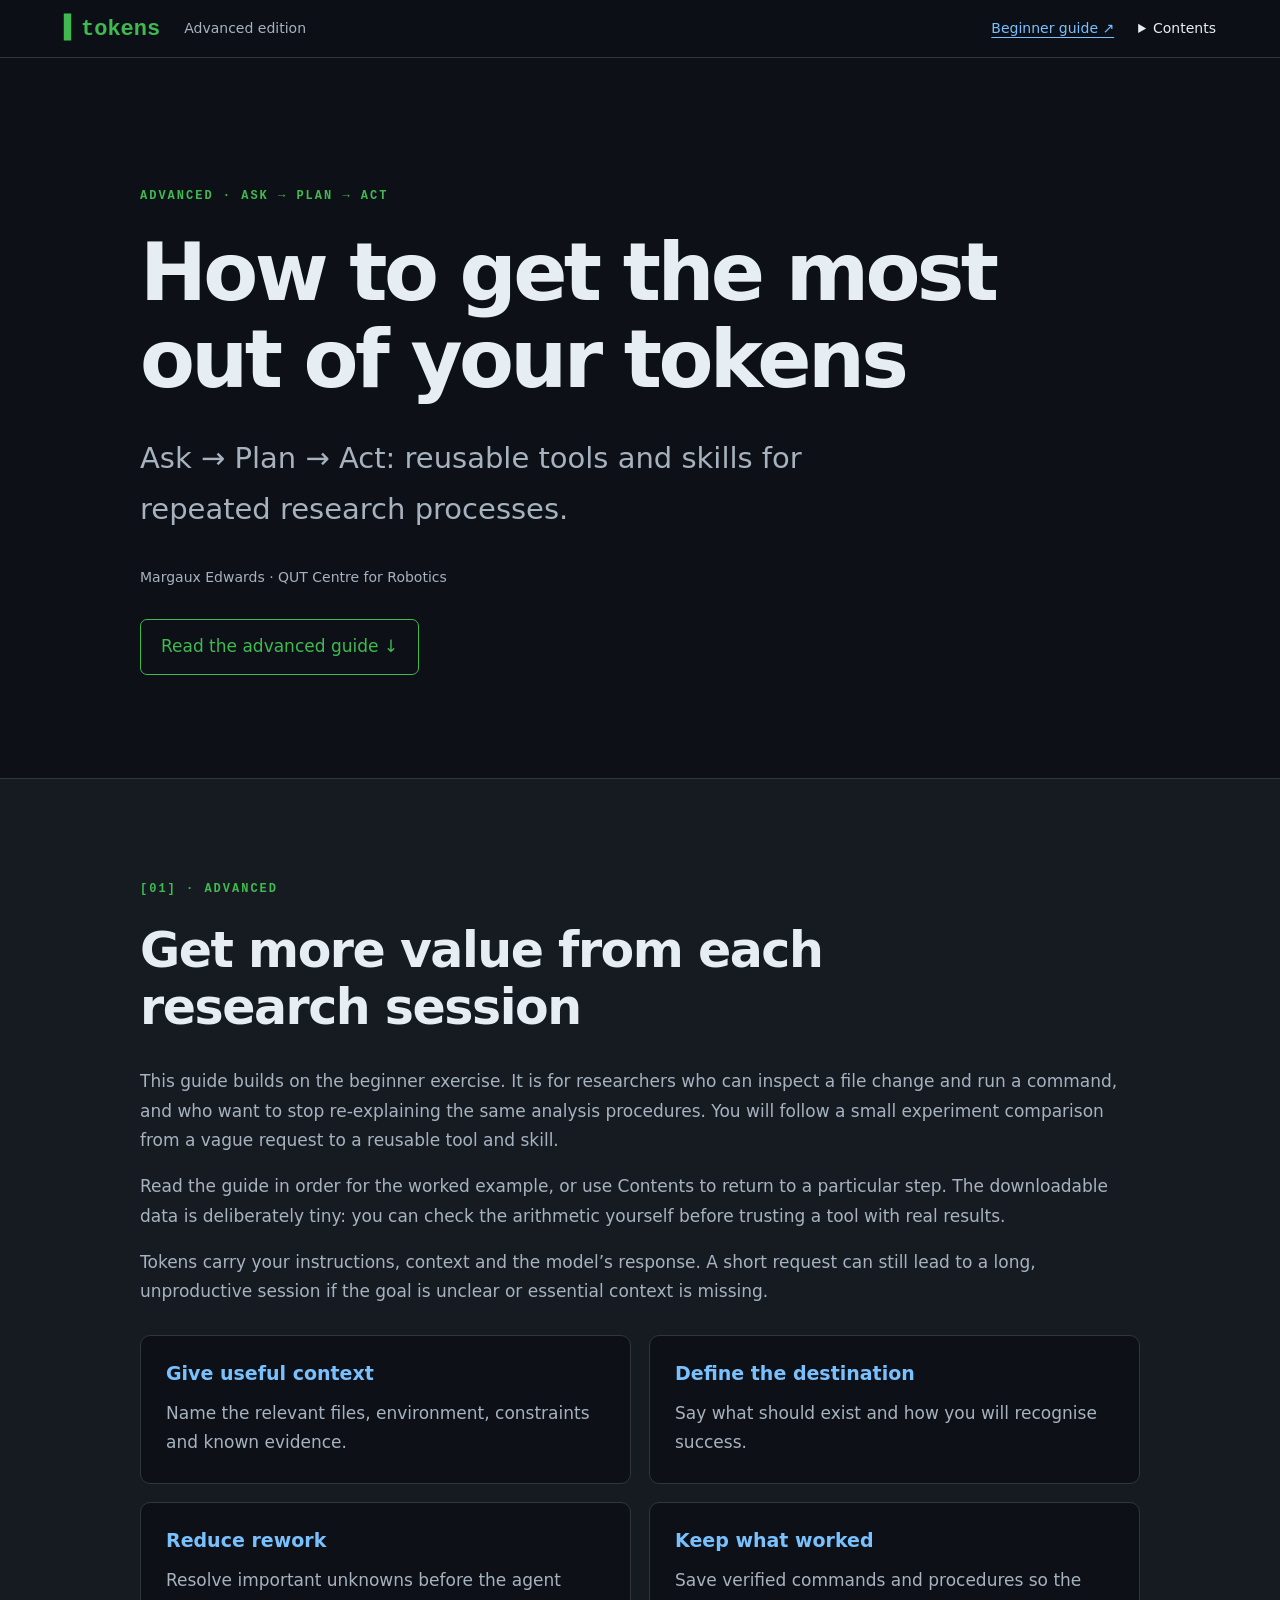
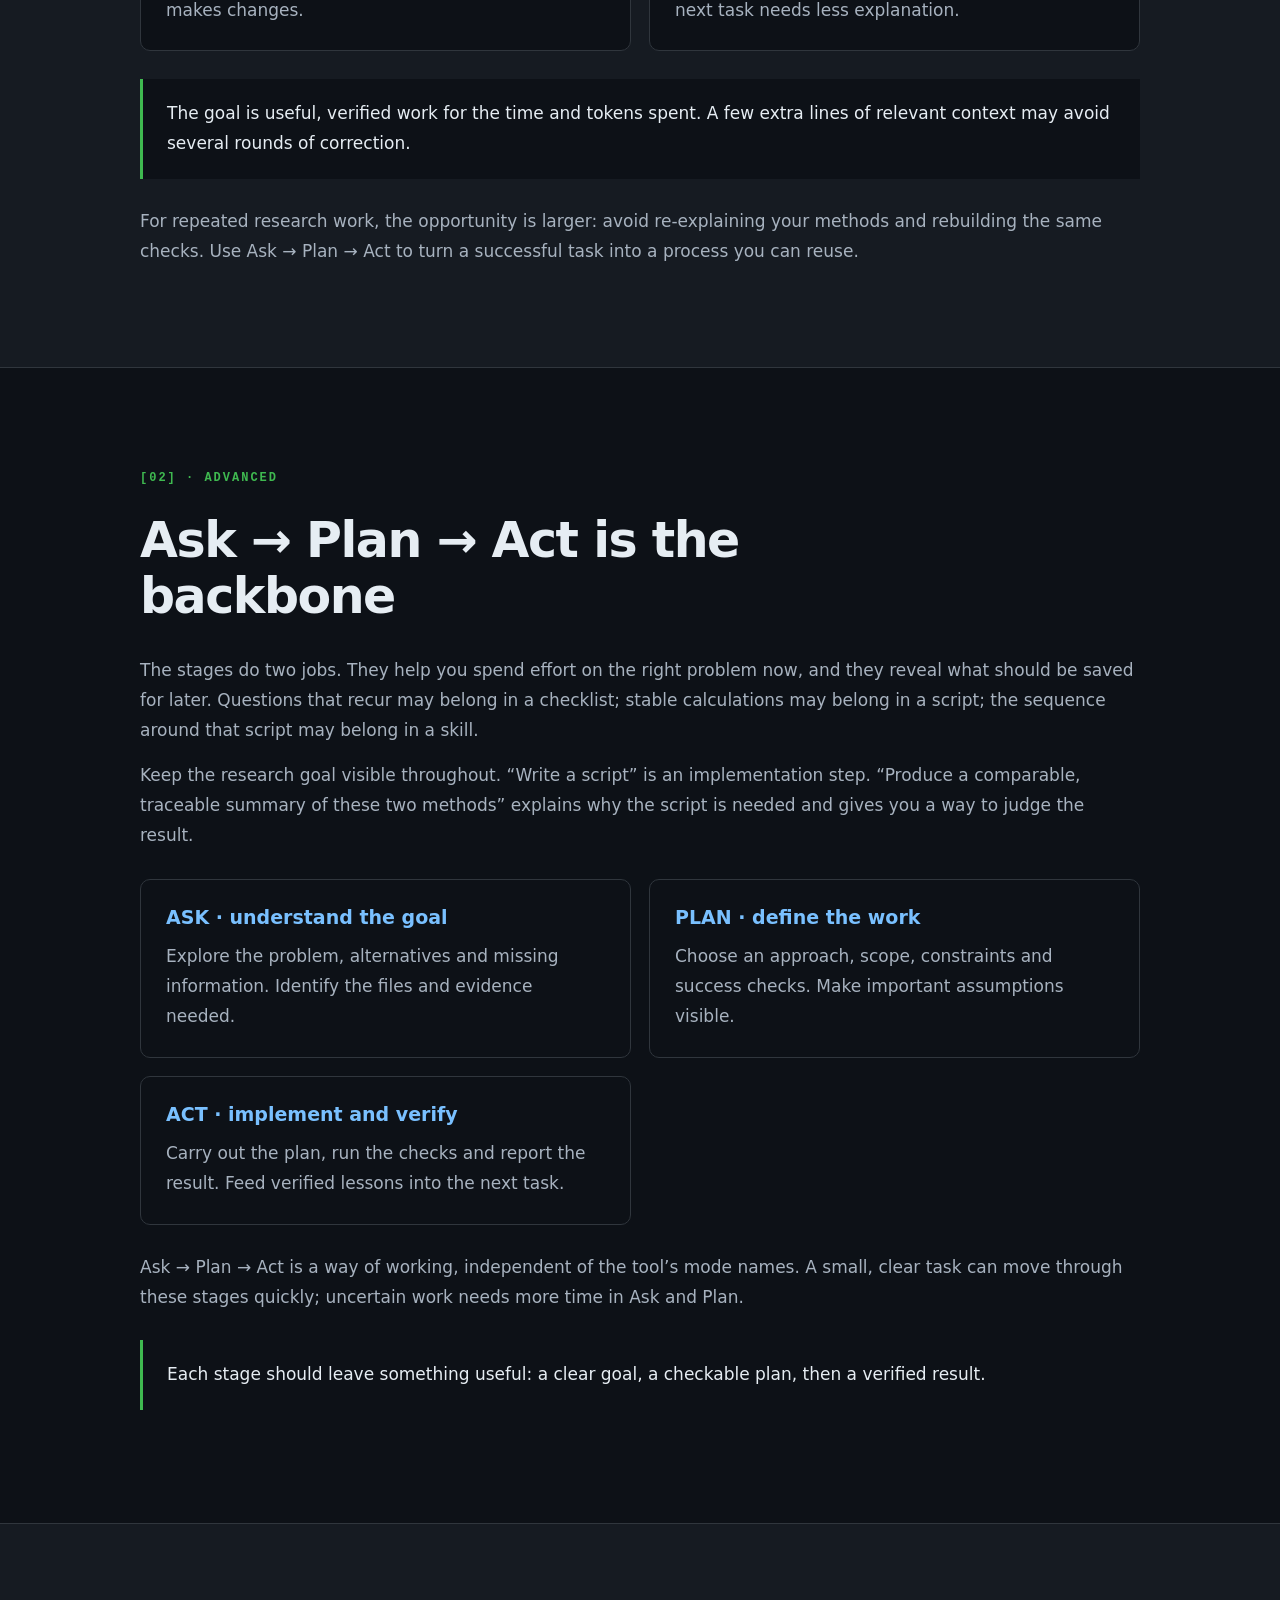
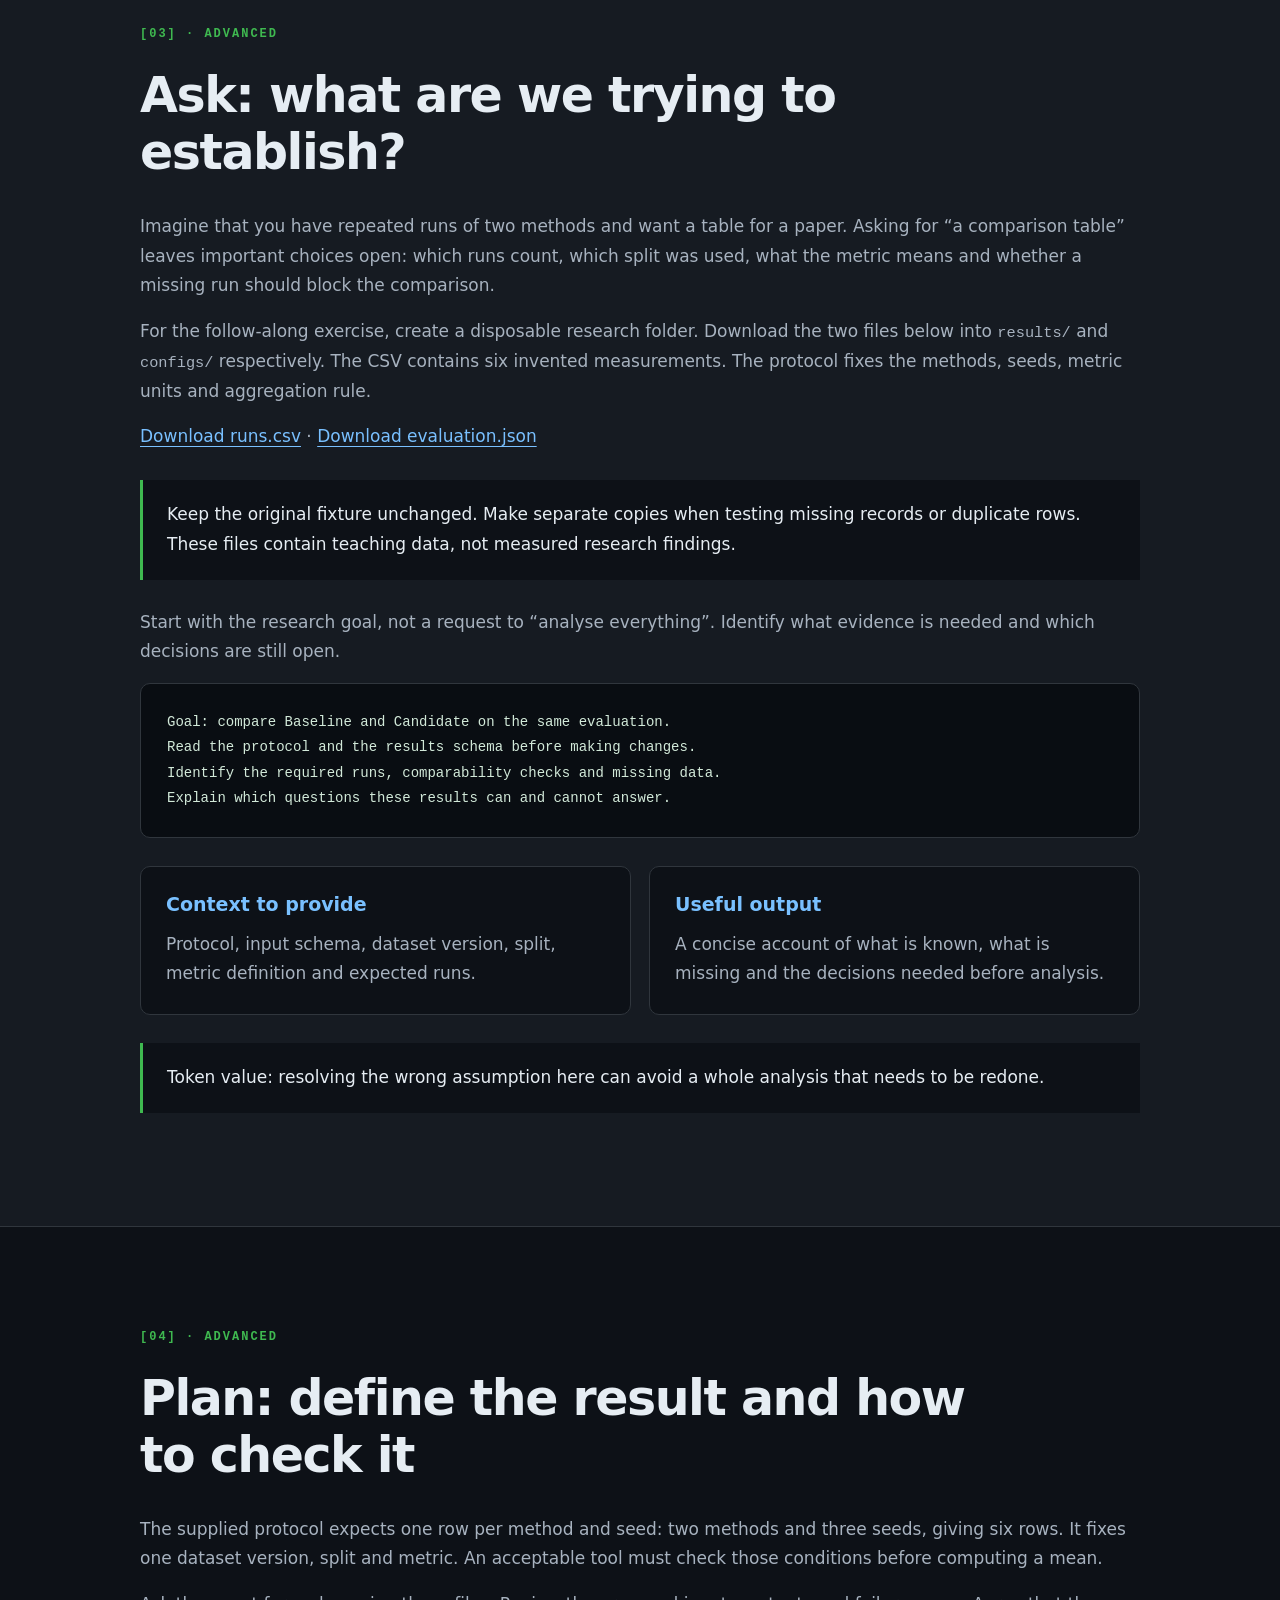
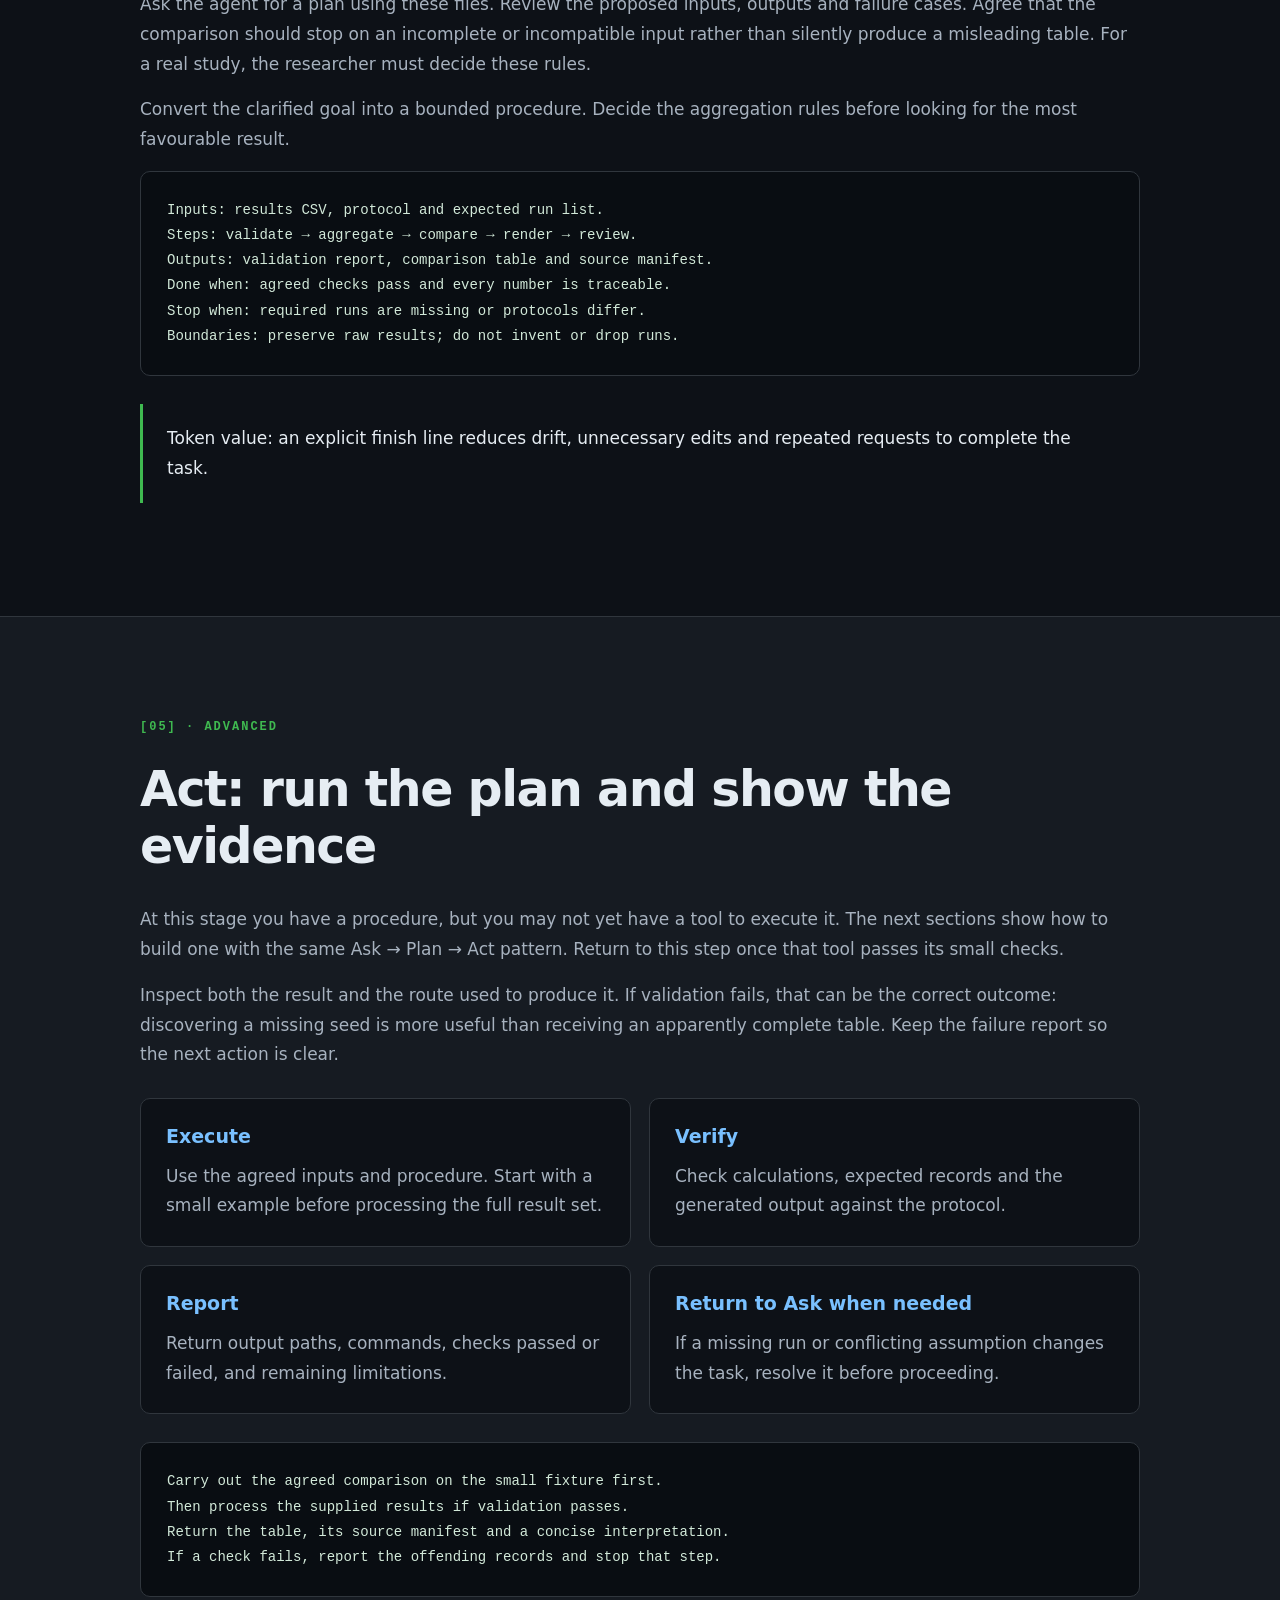
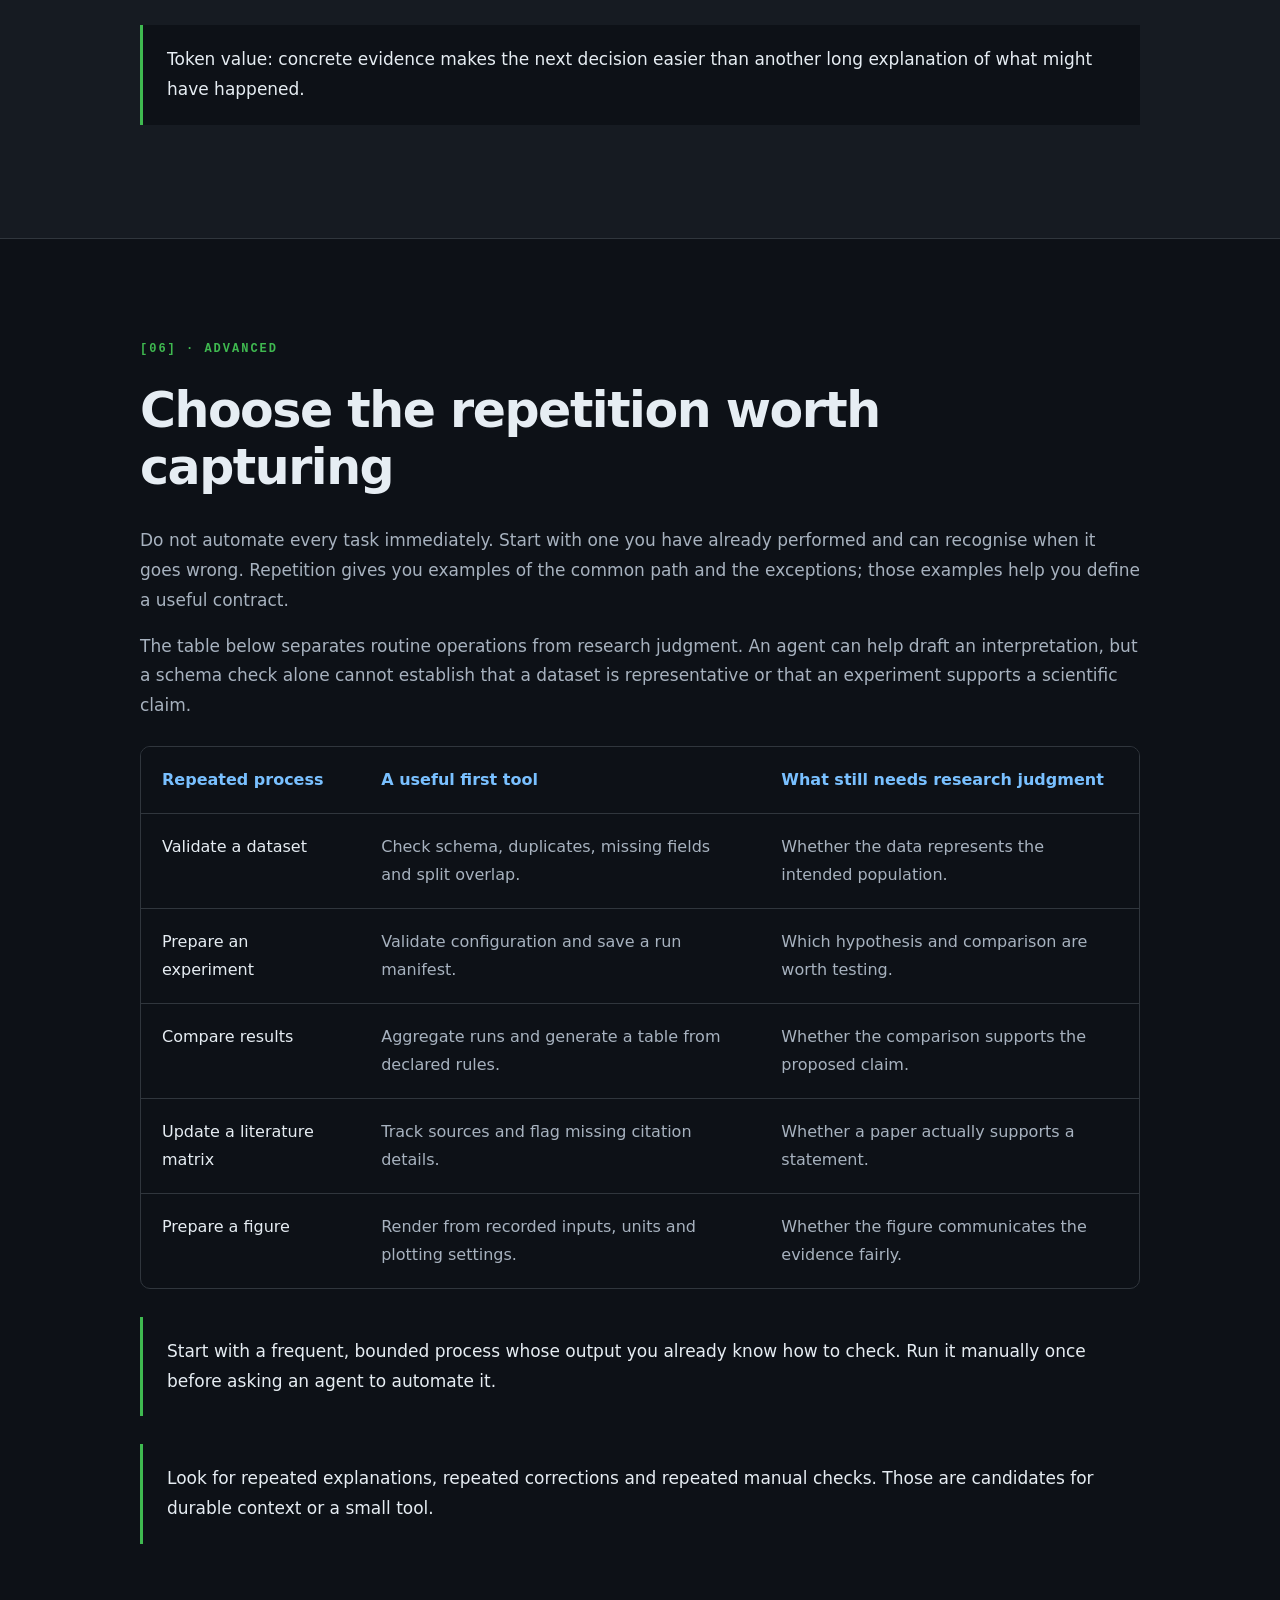
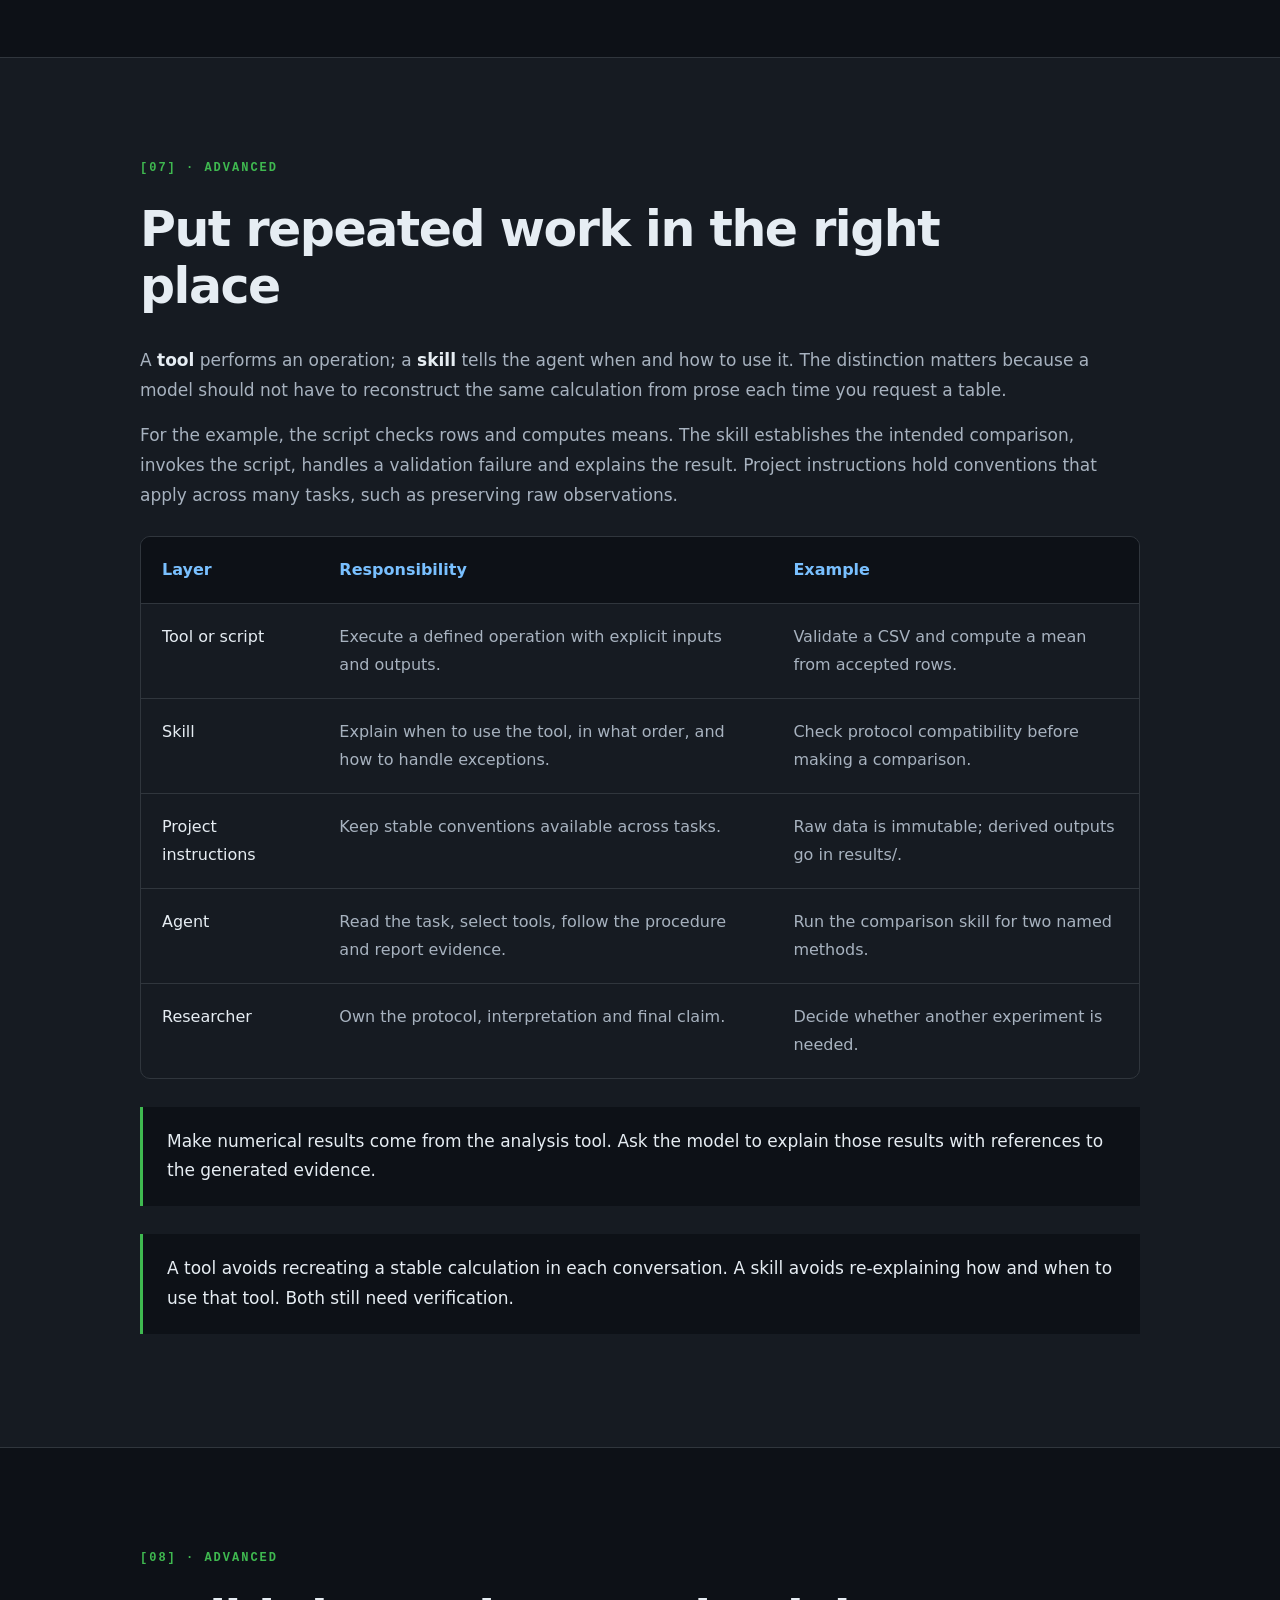
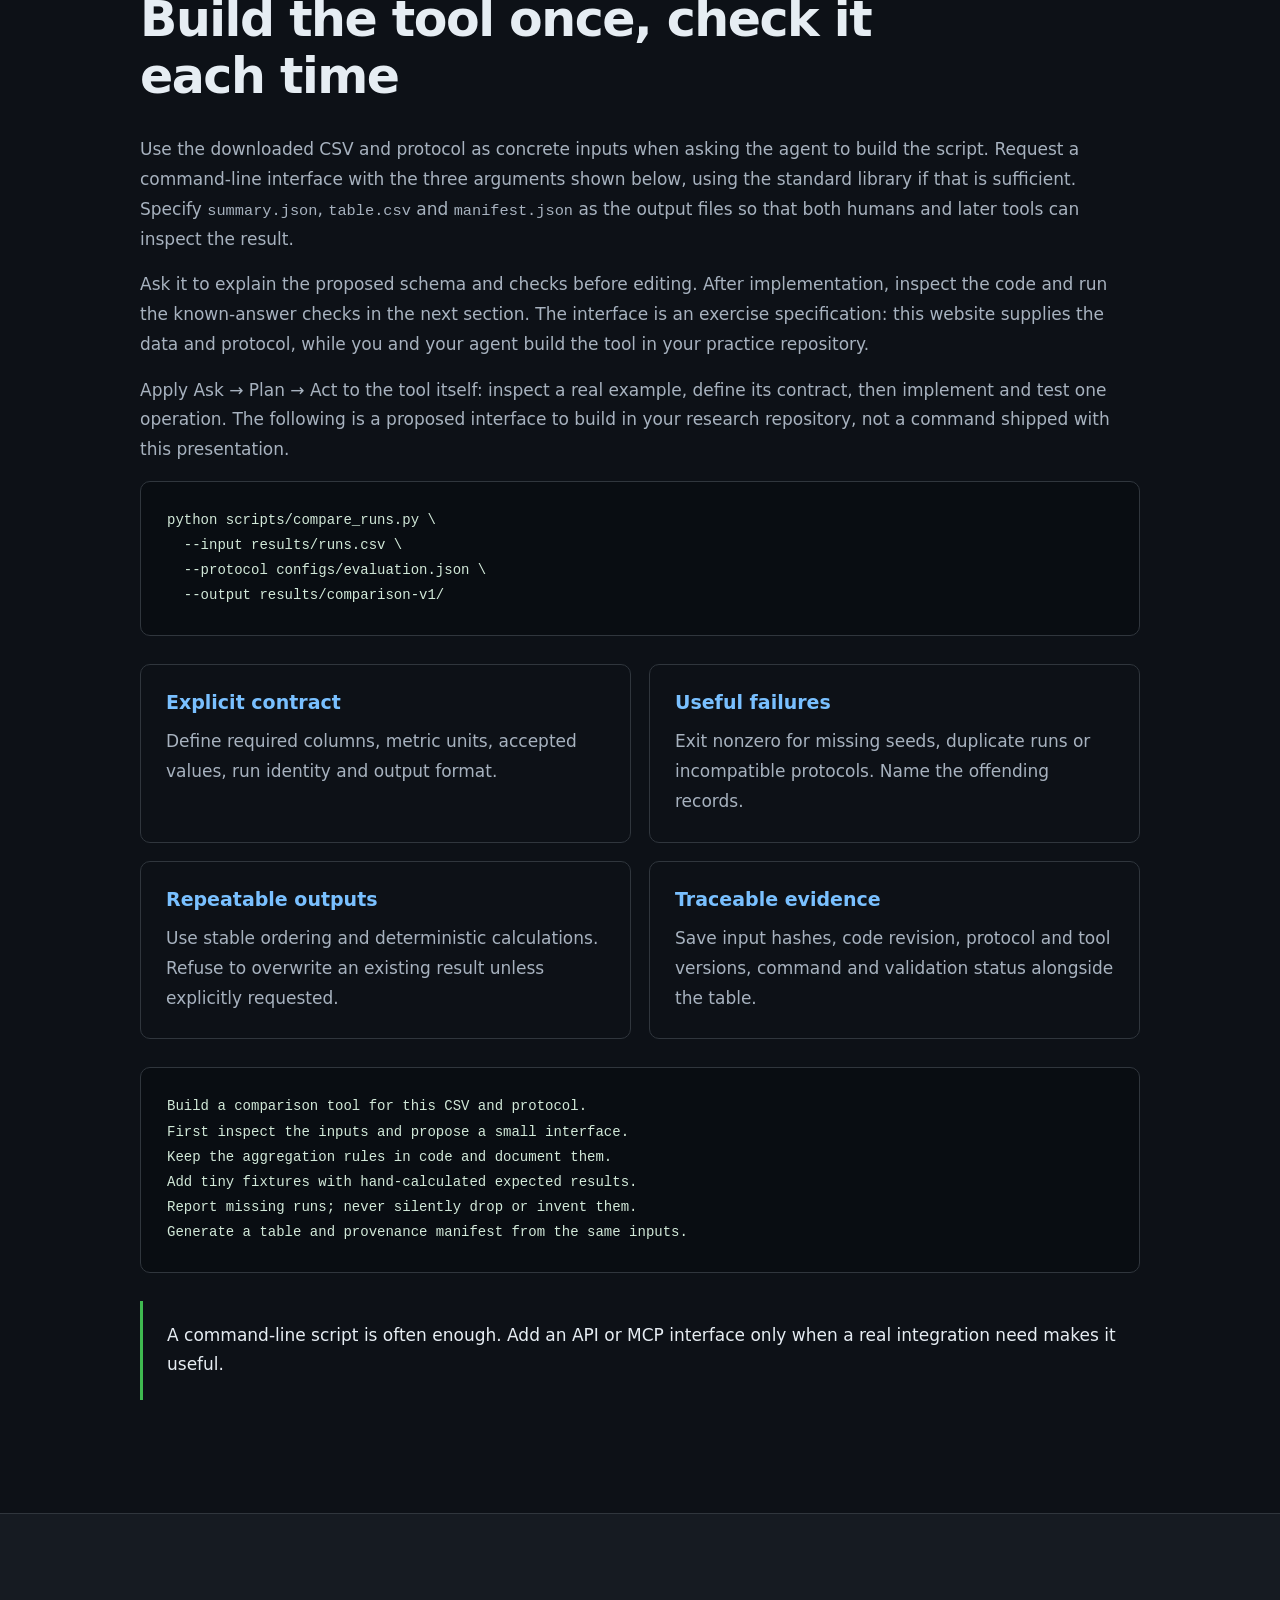
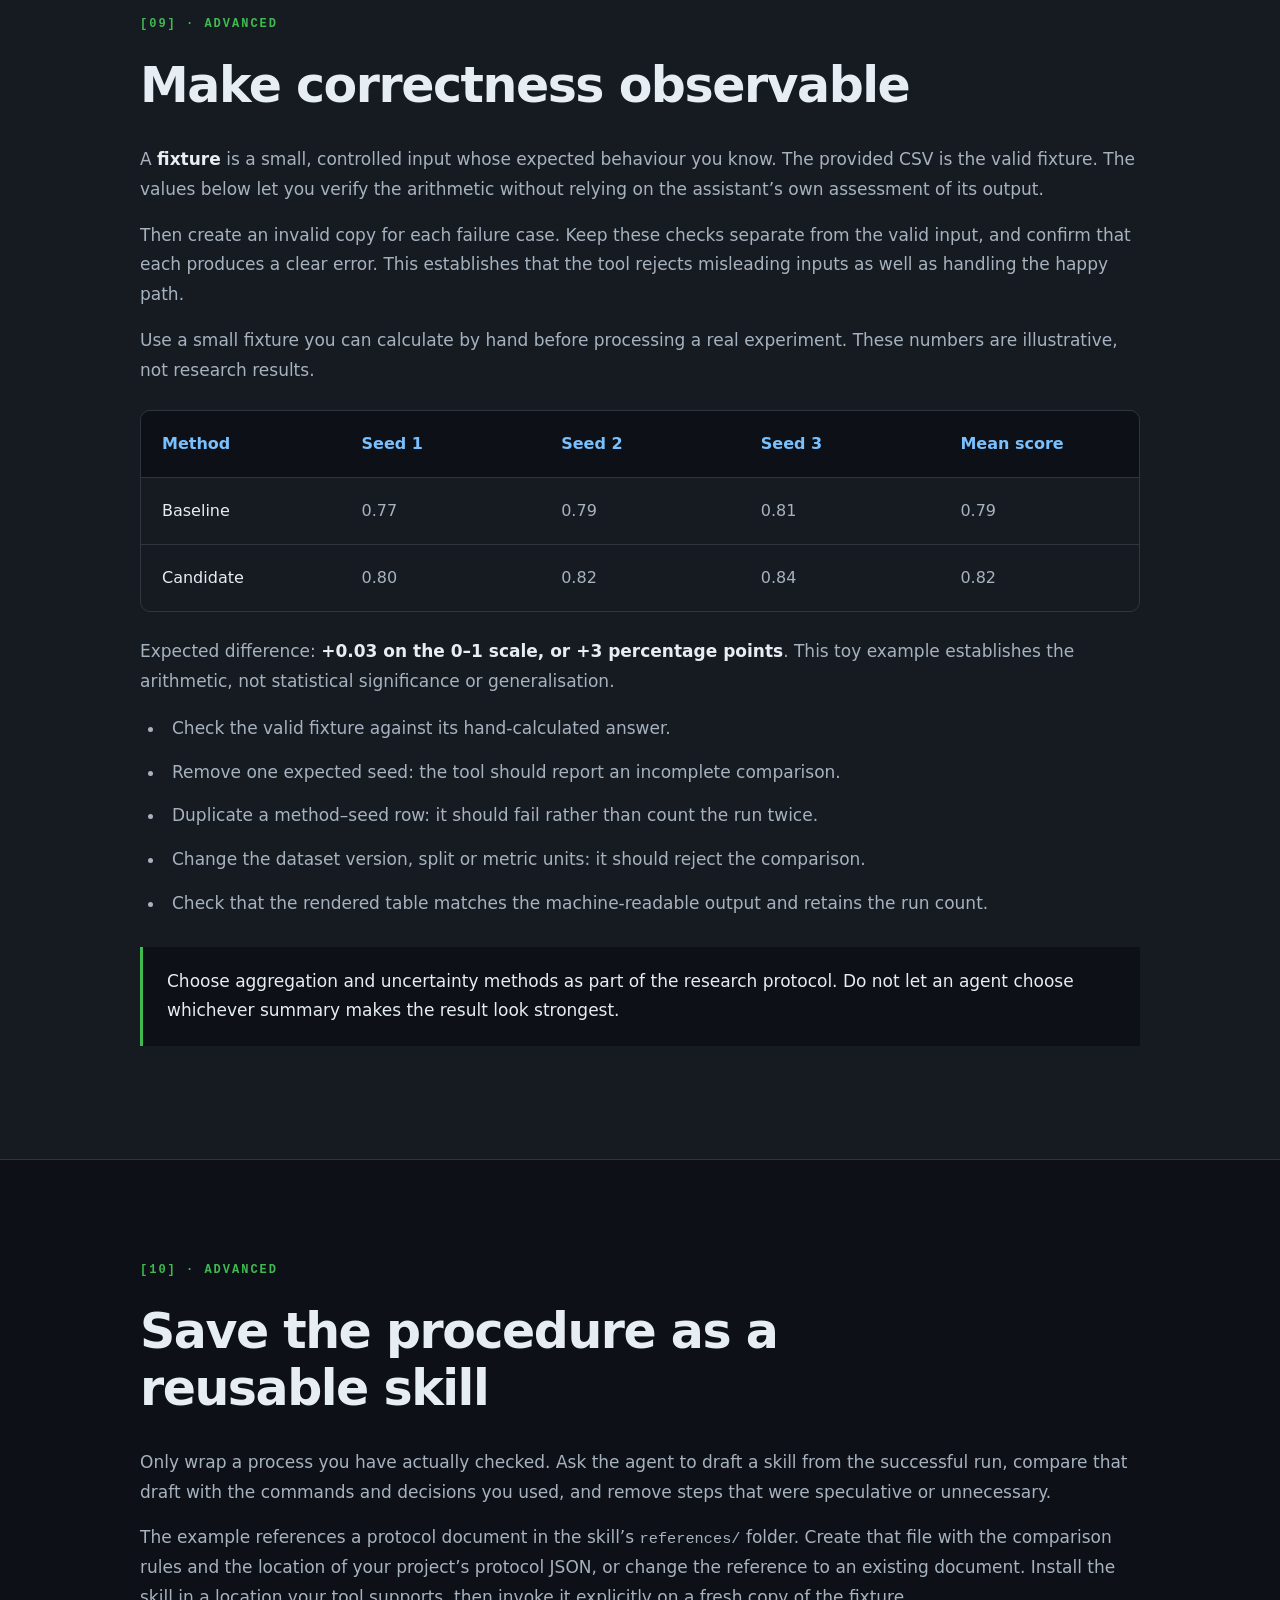
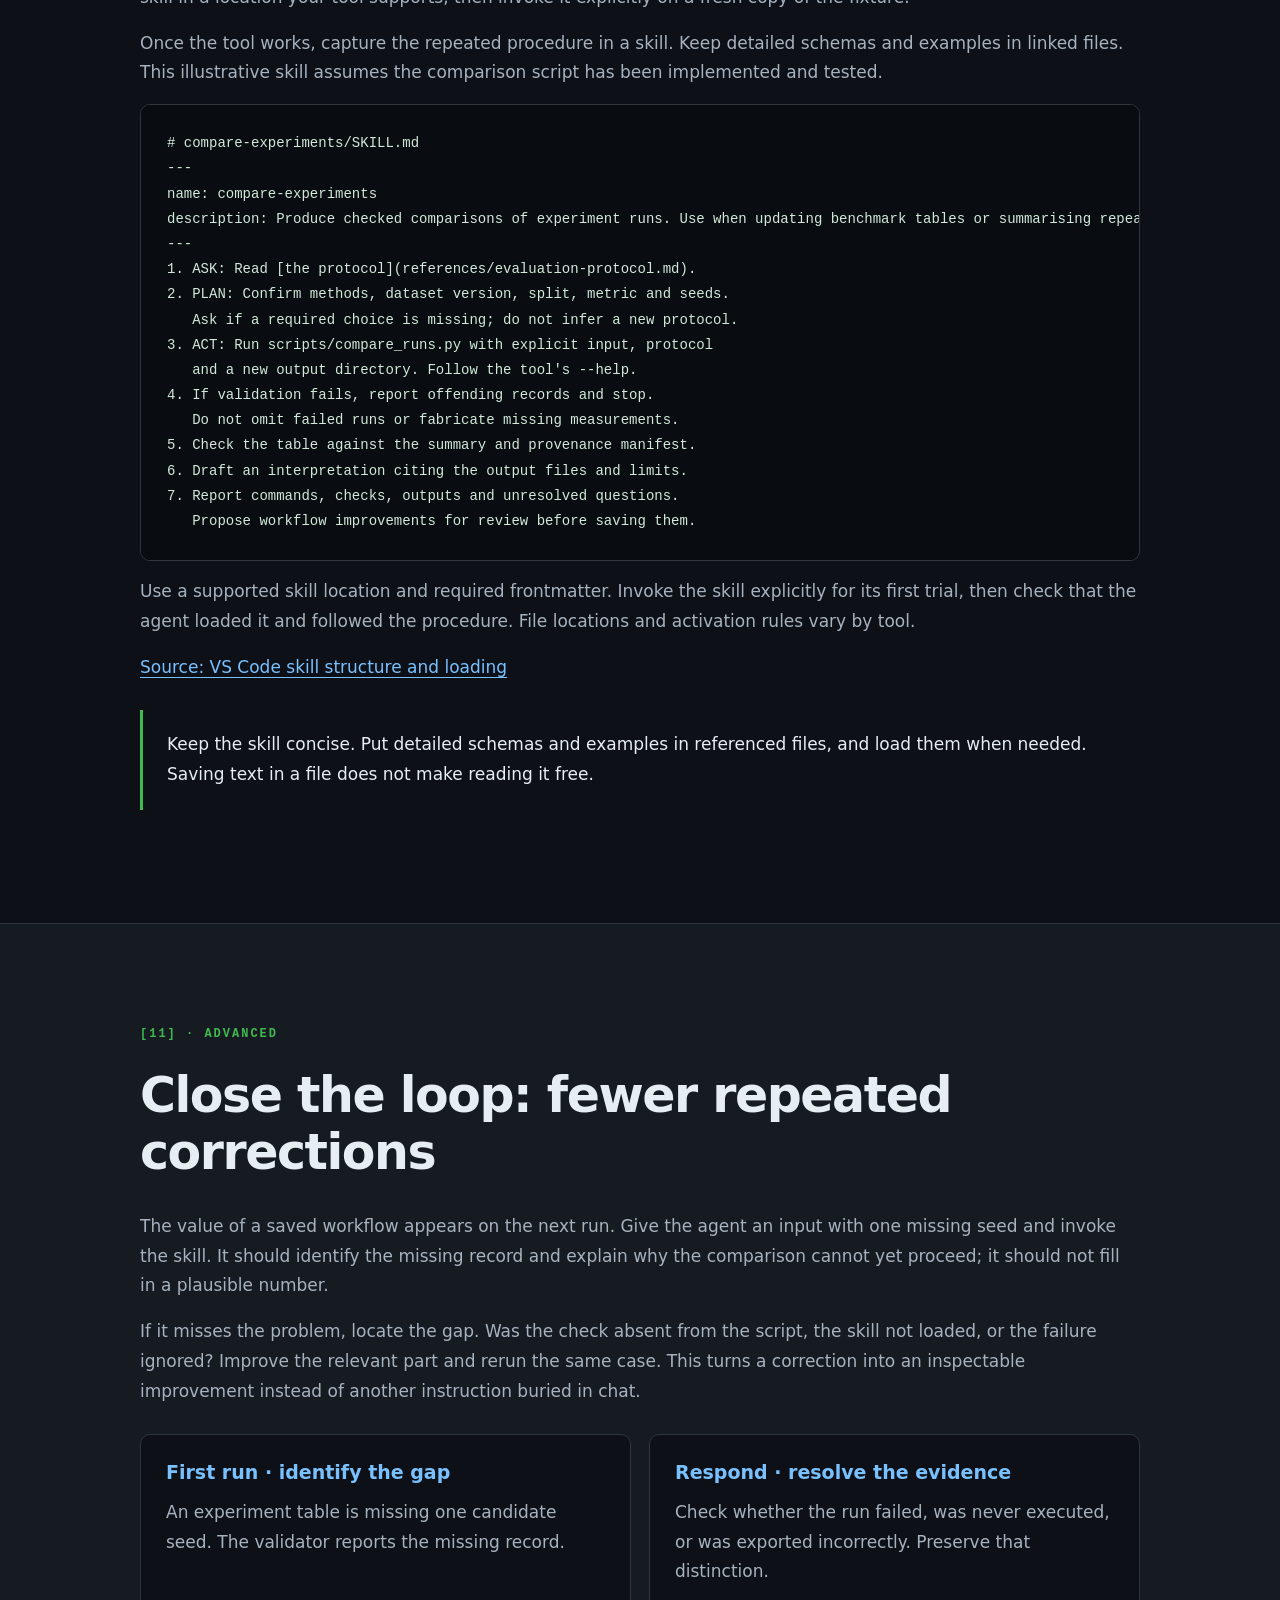
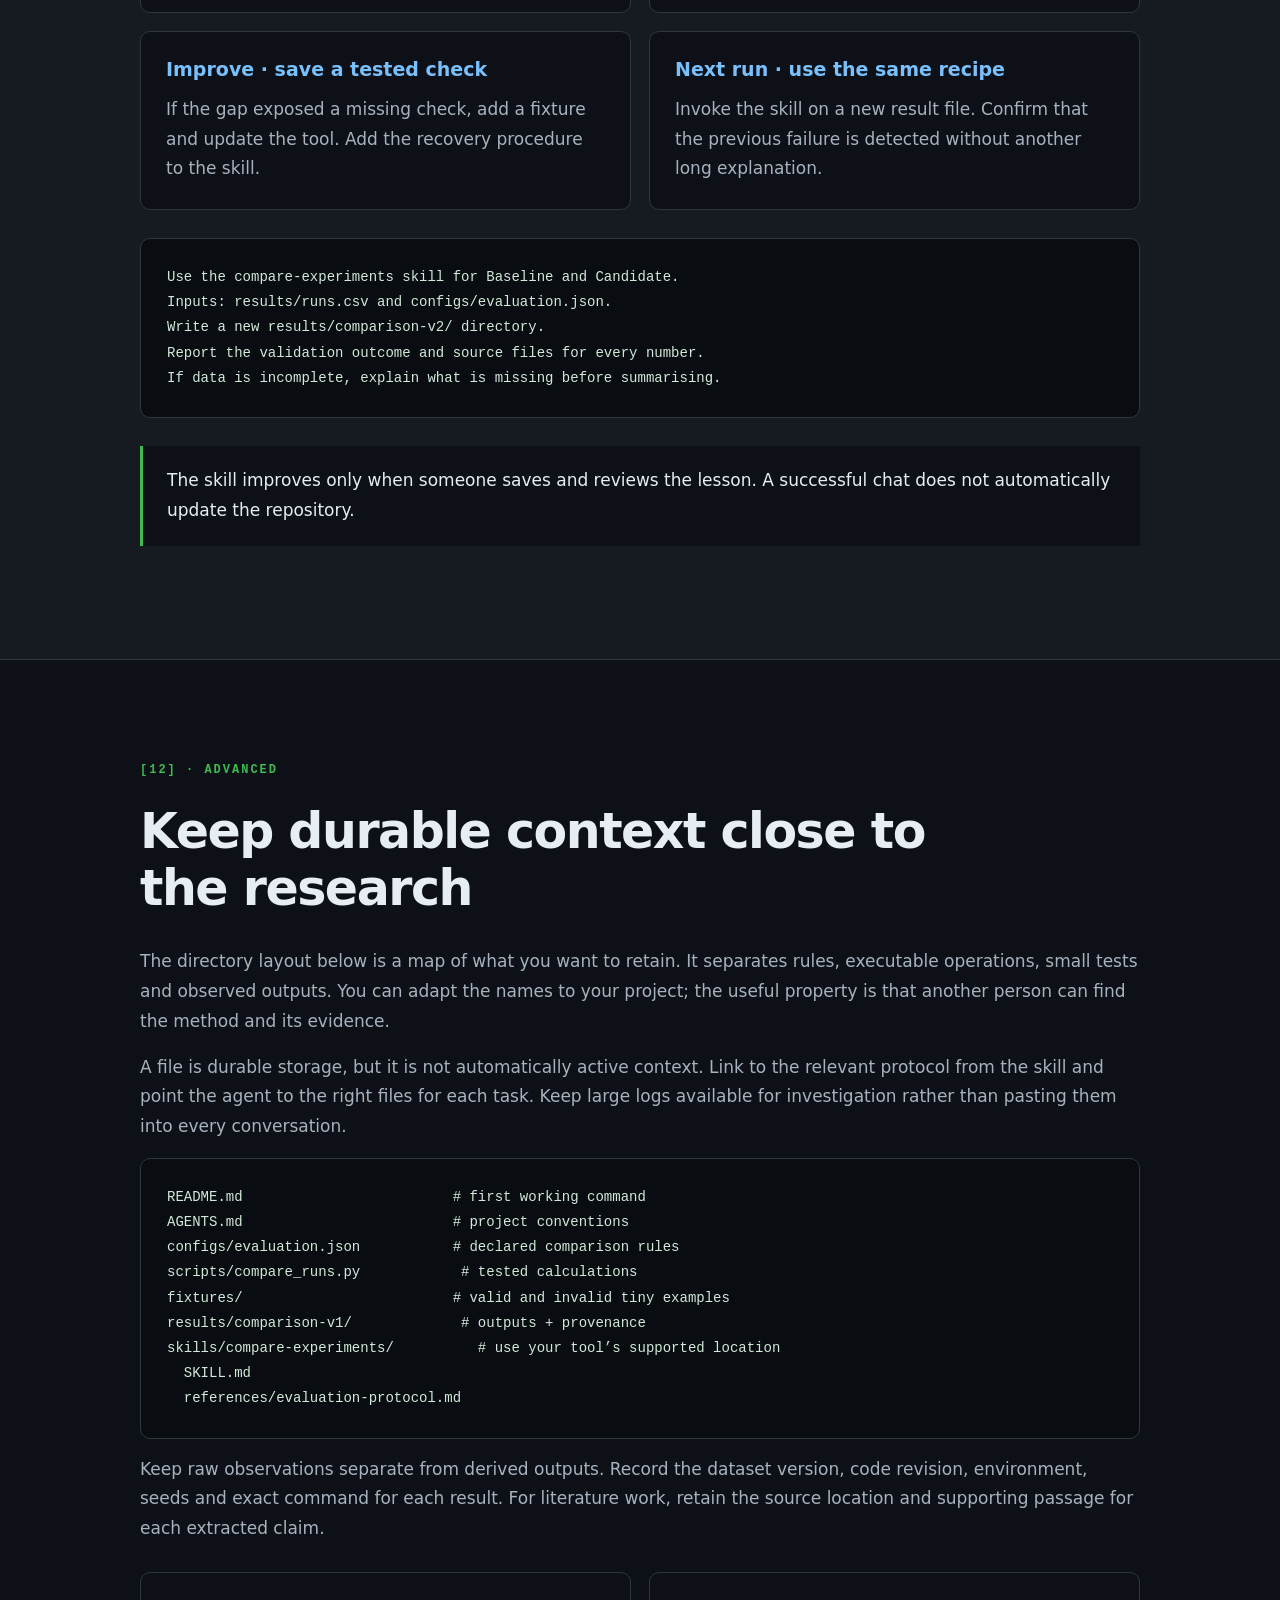
<file: index.html>
<!doctype html>
<html lang="en"><head><meta charset="utf-8"><meta name="viewport" content="width=device-width, initial-scale=1">
<title>How to get the most out of your tokens · Advanced</title><meta name="description" content="Ask → Plan → Act: reusable tools and skills for repeated research processes."><link rel="stylesheet" href="assets/presentation.css"></head>
<body><a class="skip" href="#main">Skip to content</a><header><a class="brand" href="#top">▍tokens</a><span>Advanced edition</span><a href="presentation/">Beginner guide ↗</a><details class="contents"><summary>Contents</summary><nav aria-label="Sections"><a href="#tokens">01 Get more value from each research session</a><a href="#workflow">02 Ask → Plan → Act is the backbone</a><a href="#ask">03 Ask: what are we trying to establish?</a><a href="#plan">04 Plan: define the result and how to check it</a><a href="#act">05 Act: run the plan and show the evidence</a><a href="#problem">06 Choose the repetition worth capturing</a><a href="#layers">07 Put repeated work in the right place</a><a href="#build-tool">08 Build the tool once, check it each time</a><a href="#contract">09 Make correctness observable</a><a href="#skill">10 Save the procedure as a reusable skill</a><a href="#walkthrough">11 Close the loop: fewer repeated corrections</a><a href="#context">12 Keep durable context close to the research</a><a href="#cost">13 Spend context deliberately</a><a href="#evaluate">14 Check whether the process is improving</a><a href="#loop">15 Same goal, a better starting point next time</a></nav></details></header>
<main id="main"><div class="hero" id="top"><div class="inner"><p class="eyebrow">ADVANCED · ASK → PLAN → ACT</p><h1>How to get the most out of your tokens</h1><p class="lead">Ask → Plan → Act: reusable tools and skills for repeated research processes.</p><p class="byline">Margaux Edwards · QUT Centre for Robotics</p><a class="button" href="#tokens">Read the advanced guide ↓</a></div></div><section id="tokens" aria-labelledby="heading-tokens"><div class="inner"><p class="eyebrow">[01] · ADVANCED</p><h2 id="heading-tokens">Get more value from each research session</h2><p>This guide builds on the beginner exercise. It is for researchers who can inspect a file change and run a command, and who want to stop re-explaining the same analysis procedures. You will follow a small experiment comparison from a vague request to a reusable tool and skill.</p><p>Read the guide in order for the worked example, or use Contents to return to a particular step. The downloadable data is deliberately tiny: you can check the arithmetic yourself before trusting a tool with real results.</p><p>Tokens carry your instructions, context and the model’s response. A short request can still lead to a long, unproductive session if the goal is unclear or essential context is missing.</p><div class="cards"><article><h3>Give useful context</h3><p>Name the relevant files, environment, constraints and known evidence.</p></article><article><h3>Define the destination</h3><p>Say what should exist and how you will recognise success.</p></article><article><h3>Reduce rework</h3><p>Resolve important unknowns before the agent makes changes.</p></article><article><h3>Keep what worked</h3><p>Save verified commands and procedures so the next task needs less explanation.</p></article></div><aside>The goal is useful, verified work for the time and tokens spent. A few extra lines of relevant context may avoid several rounds of correction.</aside><p>For repeated research work, the opportunity is larger: avoid re-explaining your methods and rebuilding the same checks. Use Ask → Plan → Act to turn a successful task into a process you can reuse.</p></div></section>
<section id="workflow" aria-labelledby="heading-workflow"><div class="inner"><p class="eyebrow">[02] · ADVANCED</p><h2 id="heading-workflow">Ask → Plan → Act is the backbone</h2><p>The stages do two jobs. They help you spend effort on the right problem now, and they reveal what should be saved for later. Questions that recur may belong in a checklist; stable calculations may belong in a script; the sequence around that script may belong in a skill.</p><p>Keep the research goal visible throughout. “Write a script” is an implementation step. “Produce a comparable, traceable summary of these two methods” explains why the script is needed and gives you a way to judge the result.</p><div class="cards"><article><h3>ASK · understand the goal</h3><p>Explore the problem, alternatives and missing information. Identify the files and evidence needed.</p></article><article><h3>PLAN · define the work</h3><p>Choose an approach, scope, constraints and success checks. Make important assumptions visible.</p></article><article><h3>ACT · implement and verify</h3><p>Carry out the plan, run the checks and report the result. Feed verified lessons into the next task.</p></article></div><p>Ask → Plan → Act is a way of working, independent of the tool’s mode names. A small, clear task can move through these stages quickly; uncertain work needs more time in Ask and Plan.</p><aside>Each stage should leave something useful: a clear goal, a checkable plan, then a verified result.</aside></div></section>
<section id="ask" aria-labelledby="heading-ask"><div class="inner"><p class="eyebrow">[03] · ADVANCED</p><h2 id="heading-ask">Ask: what are we trying to establish?</h2><p>Imagine that you have repeated runs of two methods and want a table for a paper. Asking for “a comparison table” leaves important choices open: which runs count, which split was used, what the metric means and whether a missing run should block the comparison.</p><p>For the follow-along exercise, create a disposable research folder. Download the two files below into <code>results/</code> and <code>configs/</code> respectively. The CSV contains six invented measurements. The protocol fixes the methods, seeds, metric units and aggregation rule.</p><p><a href="examples/research/runs.csv" download>Download runs.csv</a> · <a href="examples/research/evaluation.json" download>Download evaluation.json</a></p><aside>Keep the original fixture unchanged. Make separate copies when testing missing records or duplicate rows. These files contain teaching data, not measured research findings.</aside><p>Start with the research goal, not a request to “analyse everything”. Identify what evidence is needed and which decisions are still open.</p><pre><code>Goal: compare Baseline and Candidate on the same evaluation.
Read the protocol and the results schema before making changes.
Identify the required runs, comparability checks and missing data.
Explain which questions these results can and cannot answer.</code></pre><div class="cards"><article><h3>Context to provide</h3><p>Protocol, input schema, dataset version, split, metric definition and expected runs.</p></article><article><h3>Useful output</h3><p>A concise account of what is known, what is missing and the decisions needed before analysis.</p></article></div><aside>Token value: resolving the wrong assumption here can avoid a whole analysis that needs to be redone.</aside></div></section>
<section id="plan" aria-labelledby="heading-plan"><div class="inner"><p class="eyebrow">[04] · ADVANCED</p><h2 id="heading-plan">Plan: define the result and how to check it</h2><p>The supplied protocol expects one row per method and seed: two methods and three seeds, giving six rows. It fixes one dataset version, split and metric. An acceptable tool must check those conditions before computing a mean.</p><p>Ask the agent for a plan using these files. Review the proposed inputs, outputs and failure cases. Agree that the comparison should stop on an incomplete or incompatible input rather than silently produce a misleading table. For a real study, the researcher must decide these rules.</p><p>Convert the clarified goal into a bounded procedure. Decide the aggregation rules before looking for the most favourable result.</p><pre><code>Inputs: results CSV, protocol and expected run list.
Steps: validate → aggregate → compare → render → review.
Outputs: validation report, comparison table and source manifest.
Done when: agreed checks pass and every number is traceable.
Stop when: required runs are missing or protocols differ.
Boundaries: preserve raw results; do not invent or drop runs.</code></pre><aside>Token value: an explicit finish line reduces drift, unnecessary edits and repeated requests to complete the task.</aside></div></section>
<section id="act" aria-labelledby="heading-act"><div class="inner"><p class="eyebrow">[05] · ADVANCED</p><h2 id="heading-act">Act: run the plan and show the evidence</h2><p>At this stage you have a procedure, but you may not yet have a tool to execute it. The next sections show how to build one with the same Ask → Plan → Act pattern. Return to this step once that tool passes its small checks.</p><p>Inspect both the result and the route used to produce it. If validation fails, that can be the correct outcome: discovering a missing seed is more useful than receiving an apparently complete table. Keep the failure report so the next action is clear.</p><div class="cards"><article><h3>Execute</h3><p>Use the agreed inputs and procedure. Start with a small example before processing the full result set.</p></article><article><h3>Verify</h3><p>Check calculations, expected records and the generated output against the protocol.</p></article><article><h3>Report</h3><p>Return output paths, commands, checks passed or failed, and remaining limitations.</p></article><article><h3>Return to Ask when needed</h3><p>If a missing run or conflicting assumption changes the task, resolve it before proceeding.</p></article></div><pre><code>Carry out the agreed comparison on the small fixture first.
Then process the supplied results if validation passes.
Return the table, its source manifest and a concise interpretation.
If a check fails, report the offending records and stop that step.</code></pre><aside>Token value: concrete evidence makes the next decision easier than another long explanation of what might have happened.</aside></div></section>
<section id="problem" aria-labelledby="heading-problem"><div class="inner"><p class="eyebrow">[06] · ADVANCED</p><h2 id="heading-problem">Choose the repetition worth capturing</h2><p>Do not automate every task immediately. Start with one you have already performed and can recognise when it goes wrong. Repetition gives you examples of the common path and the exceptions; those examples help you define a useful contract.</p><p>The table below separates routine operations from research judgment. An agent can help draft an interpretation, but a schema check alone cannot establish that a dataset is representative or that an experiment supports a scientific claim.</p><div class="table-wrap" tabindex="0" role="region" aria-label="Comparison table"><table><thead><tr><th scope="col">Repeated process</th><th scope="col">A useful first tool</th><th scope="col">What still needs research judgment</th></tr></thead><tbody><tr><td>Validate a dataset</td><td>Check schema, duplicates, missing fields and split overlap.</td><td>Whether the data represents the intended population.</td></tr><tr><td>Prepare an experiment</td><td>Validate configuration and save a run manifest.</td><td>Which hypothesis and comparison are worth testing.</td></tr><tr><td>Compare results</td><td>Aggregate runs and generate a table from declared rules.</td><td>Whether the comparison supports the proposed claim.</td></tr><tr><td>Update a literature matrix</td><td>Track sources and flag missing citation details.</td><td>Whether a paper actually supports a statement.</td></tr><tr><td>Prepare a figure</td><td>Render from recorded inputs, units and plotting settings.</td><td>Whether the figure communicates the evidence fairly.</td></tr></tbody></table></div><aside>Start with a frequent, bounded process whose output you already know how to check. Run it manually once before asking an agent to automate it.</aside><aside>Look for repeated explanations, repeated corrections and repeated manual checks. Those are candidates for durable context or a small tool.</aside></div></section>
<section id="layers" aria-labelledby="heading-layers"><div class="inner"><p class="eyebrow">[07] · ADVANCED</p><h2 id="heading-layers">Put repeated work in the right place</h2><p>A <strong>tool</strong> performs an operation; a <strong>skill</strong> tells the agent when and how to use it. The distinction matters because a model should not have to reconstruct the same calculation from prose each time you request a table.</p><p>For the example, the script checks rows and computes means. The skill establishes the intended comparison, invokes the script, handles a validation failure and explains the result. Project instructions hold conventions that apply across many tasks, such as preserving raw observations.</p><div class="table-wrap" tabindex="0" role="region" aria-label="Comparison table"><table><thead><tr><th scope="col">Layer</th><th scope="col">Responsibility</th><th scope="col">Example</th></tr></thead><tbody><tr><td>Tool or script</td><td>Execute a defined operation with explicit inputs and outputs.</td><td>Validate a CSV and compute a mean from accepted rows.</td></tr><tr><td>Skill</td><td>Explain when to use the tool, in what order, and how to handle exceptions.</td><td>Check protocol compatibility before making a comparison.</td></tr><tr><td>Project instructions</td><td>Keep stable conventions available across tasks.</td><td>Raw data is immutable; derived outputs go in results/.</td></tr><tr><td>Agent</td><td>Read the task, select tools, follow the procedure and report evidence.</td><td>Run the comparison skill for two named methods.</td></tr><tr><td>Researcher</td><td>Own the protocol, interpretation and final claim.</td><td>Decide whether another experiment is needed.</td></tr></tbody></table></div><aside>Make numerical results come from the analysis tool. Ask the model to explain those results with references to the generated evidence.</aside><aside>A tool avoids recreating a stable calculation in each conversation. A skill avoids re-explaining how and when to use that tool. Both still need verification.</aside></div></section>
<section id="build-tool" aria-labelledby="heading-build-tool"><div class="inner"><p class="eyebrow">[08] · ADVANCED</p><h2 id="heading-build-tool">Build the tool once, check it each time</h2><p>Use the downloaded CSV and protocol as concrete inputs when asking the agent to build the script. Request a command-line interface with the three arguments shown below, using the standard library if that is sufficient. Specify <code>summary.json</code>, <code>table.csv</code> and <code>manifest.json</code> as the output files so that both humans and later tools can inspect the result.</p><p>Ask it to explain the proposed schema and checks before editing. After implementation, inspect the code and run the known-answer checks in the next section. The interface is an exercise specification: this website supplies the data and protocol, while you and your agent build the tool in your practice repository.</p><p>Apply Ask → Plan → Act to the tool itself: inspect a real example, define its contract, then implement and test one operation. The following is a proposed interface to build in your research repository, not a command shipped with this presentation.</p><pre><code>python scripts/compare_runs.py \
  --input results/runs.csv \
  --protocol configs/evaluation.json \
  --output results/comparison-v1/</code></pre><div class="cards"><article><h3>Explicit contract</h3><p>Define required columns, metric units, accepted values, run identity and output format.</p></article><article><h3>Useful failures</h3><p>Exit nonzero for missing seeds, duplicate runs or incompatible protocols. Name the offending records.</p></article><article><h3>Repeatable outputs</h3><p>Use stable ordering and deterministic calculations. Refuse to overwrite an existing result unless explicitly requested.</p></article><article><h3>Traceable evidence</h3><p>Save input hashes, code revision, protocol and tool versions, command and validation status alongside the table.</p></article></div><pre><code>Build a comparison tool for this CSV and protocol.
First inspect the inputs and propose a small interface.
Keep the aggregation rules in code and document them.
Add tiny fixtures with hand-calculated expected results.
Report missing runs; never silently drop or invent them.
Generate a table and provenance manifest from the same inputs.</code></pre><aside>A command-line script is often enough. Add an API or MCP interface only when a real integration need makes it useful.</aside></div></section>
<section id="contract" aria-labelledby="heading-contract"><div class="inner"><p class="eyebrow">[09] · ADVANCED</p><h2 id="heading-contract">Make correctness observable</h2><p>A <strong>fixture</strong> is a small, controlled input whose expected behaviour you know. The provided CSV is the valid fixture. The values below let you verify the arithmetic without relying on the assistant’s own assessment of its output.</p><p>Then create an invalid copy for each failure case. Keep these checks separate from the valid input, and confirm that each produces a clear error. This establishes that the tool rejects misleading inputs as well as handling the happy path.</p><p>Use a small fixture you can calculate by hand before processing a real experiment. These numbers are illustrative, not research results.</p><div class="table-wrap" tabindex="0" role="region" aria-label="Comparison table"><table><thead><tr><th scope="col">Method</th><th scope="col">Seed 1</th><th scope="col">Seed 2</th><th scope="col">Seed 3</th><th scope="col">Mean score</th></tr></thead><tbody><tr><td>Baseline</td><td>0.77</td><td>0.79</td><td>0.81</td><td>0.79</td></tr><tr><td>Candidate</td><td>0.80</td><td>0.82</td><td>0.84</td><td>0.82</td></tr></tbody></table></div><p>Expected difference: <strong>+0.03 on the 0–1 scale, or +3 percentage points</strong>. This toy example establishes the arithmetic, not statistical significance or generalisation.</p><ul><li>Check the valid fixture against its hand-calculated answer.</li><li>Remove one expected seed: the tool should report an incomplete comparison.</li><li>Duplicate a method–seed row: it should fail rather than count the run twice.</li><li>Change the dataset version, split or metric units: it should reject the comparison.</li><li>Check that the rendered table matches the machine-readable output and retains the run count.</li></ul><aside>Choose aggregation and uncertainty methods as part of the research protocol. Do not let an agent choose whichever summary makes the result look strongest.</aside></div></section>
<section id="skill" aria-labelledby="heading-skill"><div class="inner"><p class="eyebrow">[10] · ADVANCED</p><h2 id="heading-skill">Save the procedure as a reusable skill</h2><p>Only wrap a process you have actually checked. Ask the agent to draft a skill from the successful run, compare that draft with the commands and decisions you used, and remove steps that were speculative or unnecessary.</p><p>The example references a protocol document in the skill’s <code>references/</code> folder. Create that file with the comparison rules and the location of your project’s protocol JSON, or change the reference to an existing document. Install the skill in a location your tool supports, then invoke it explicitly on a fresh copy of the fixture.</p><p>Once the tool works, capture the repeated procedure in a skill. Keep detailed schemas and examples in linked files. This illustrative skill assumes the comparison script has been implemented and tested.</p><pre><code># compare-experiments/SKILL.md
---
name: compare-experiments
description: Produce checked comparisons of experiment runs. Use when updating benchmark tables or summarising repeated runs.
---
1. ASK: Read [the protocol](references/evaluation-protocol.md).
2. PLAN: Confirm methods, dataset version, split, metric and seeds.
   Ask if a required choice is missing; do not infer a new protocol.
3. ACT: Run scripts/compare_runs.py with explicit input, protocol
   and a new output directory. Follow the tool&#x27;s --help.
4. If validation fails, report offending records and stop.
   Do not omit failed runs or fabricate missing measurements.
5. Check the table against the summary and provenance manifest.
6. Draft an interpretation citing the output files and limits.
7. Report commands, checks, outputs and unresolved questions.
   Propose workflow improvements for review before saving them.</code></pre><p>Use a supported skill location and required frontmatter. Invoke the skill explicitly for its first trial, then check that the agent loaded it and followed the procedure. File locations and activation rules vary by tool.</p><p><a href="https://code.visualstudio.com/docs/agent-customization/agent-skills">Source: VS Code skill structure and loading</a></p><aside>Keep the skill concise. Put detailed schemas and examples in referenced files, and load them when needed. Saving text in a file does not make reading it free.</aside></div></section>
<section id="walkthrough" aria-labelledby="heading-walkthrough"><div class="inner"><p class="eyebrow">[11] · ADVANCED</p><h2 id="heading-walkthrough">Close the loop: fewer repeated corrections</h2><p>The value of a saved workflow appears on the next run. Give the agent an input with one missing seed and invoke the skill. It should identify the missing record and explain why the comparison cannot yet proceed; it should not fill in a plausible number.</p><p>If it misses the problem, locate the gap. Was the check absent from the script, the skill not loaded, or the failure ignored? Improve the relevant part and rerun the same case. This turns a correction into an inspectable improvement instead of another instruction buried in chat.</p><div class="cards"><article><h3>First run · identify the gap</h3><p>An experiment table is missing one candidate seed. The validator reports the missing record.</p></article><article><h3>Respond · resolve the evidence</h3><p>Check whether the run failed, was never executed, or was exported incorrectly. Preserve that distinction.</p></article><article><h3>Improve · save a tested check</h3><p>If the gap exposed a missing check, add a fixture and update the tool. Add the recovery procedure to the skill.</p></article><article><h3>Next run · use the same recipe</h3><p>Invoke the skill on a new result file. Confirm that the previous failure is detected without another long explanation.</p></article></div><pre><code>Use the compare-experiments skill for Baseline and Candidate.
Inputs: results/runs.csv and configs/evaluation.json.
Write a new results/comparison-v2/ directory.
Report the validation outcome and source files for every number.
If data is incomplete, explain what is missing before summarising.</code></pre><aside>The skill improves only when someone saves and reviews the lesson. A successful chat does not automatically update the repository.</aside></div></section>
<section id="context" aria-labelledby="heading-context"><div class="inner"><p class="eyebrow">[12] · ADVANCED</p><h2 id="heading-context">Keep durable context close to the research</h2><p>The directory layout below is a map of what you want to retain. It separates rules, executable operations, small tests and observed outputs. You can adapt the names to your project; the useful property is that another person can find the method and its evidence.</p><p>A file is durable storage, but it is not automatically active context. Link to the relevant protocol from the skill and point the agent to the right files for each task. Keep large logs available for investigation rather than pasting them into every conversation.</p><pre><code>README.md                         # first working command
AGENTS.md                         # project conventions
configs/evaluation.json           # declared comparison rules
scripts/compare_runs.py            # tested calculations
fixtures/                         # valid and invalid tiny examples
results/comparison-v1/             # outputs + provenance
skills/compare-experiments/          # use your tool’s supported location
  SKILL.md
  references/evaluation-protocol.md</code></pre><p>Keep raw observations separate from derived outputs. Record the dataset version, code revision, environment, seeds and exact command for each result. For literature work, retain the source location and supporting passage for each extracted claim.</p><div class="cards"><article><h3>General knowledge</h3><p>Put stable, verified workflow rules in project instructions and skills.</p></article><article><h3>Run-specific state</h3><p>Keep commands, errors, decisions and pending work in a run log or handoff.</p></article></div><aside>Store enough evidence for a colleague—or your future self—to check the result without the original chat.</aside></div></section>
<section id="cost" aria-labelledby="heading-cost"><div class="inner"><p class="eyebrow">[13] · ADVANCED</p><h2 id="heading-cost">Spend context deliberately</h2><p>Once the process is reusable, focus on what changes between runs. You should usually need to provide the new inputs and the goal, while the saved procedure supplies the established checks. Review the result each time; reuse reduces repeated explanation, not the need for evidence.</p><p>If a session becomes confusing, write a short handoff before restarting. Include what has been done and what remains uncertain. A new conversation without that state may repeat the same investigation, so a restart should be a deliberate reset rather than a universal token-saving rule.</p><div class="cards"><article><h3>Retrieve what matters</h3><p>Start with the relevant protocol, files and a focused error excerpt. Expand only when needed.</p></article><article><h3>Choose the output</h3><p>Ask for the patch, table, command or decision you need. Keep useful evidence; omit repeated narration.</p></article><article><h3>Use a stopping rule</h3><p>After repeated failures, inspect the missing evidence or revise the plan instead of repeating the request.</p></article><article><h3>Carry forward state</h3><p>Save the goal, current outputs, checks, unresolved issues and next action before a handoff.</p></article></div><aside>Context files, tool results and new sessions all have costs. Measure the complete task, including retries and review, rather than assuming a shorter prompt is cheaper.</aside></div></section>
<section id="evaluate" aria-labelledby="heading-evaluate"><div class="inner"><p class="eyebrow">[14] · ADVANCED</p><h2 id="heading-evaluate">Check whether the process is improving</h2><p>To see whether the workflow helps, compare similar tasks and keep a small run log. Record corrections you had to make, checks that failed, time spent reviewing and any usage information the tool exposes. An apparently fast run that needs substantial repair may be less useful than a slower, correct one.</p><p>Look for improvement across several runs rather than one convenient success. If maintaining a skill costs more effort than the repeated task saves, simplify it or return to a plain documented command.</p><div class="table-wrap" tabindex="0" role="region" aria-label="Comparison table"><table><thead><tr><th scope="col">Measure</th><th scope="col">Question to ask</th></tr></thead><tbody><tr><td>Correctness</td><td>Does the result pass the agreed checks and preserve provenance?</td></tr><tr><td>Repetition</td><td>How many instructions or corrections did you have to repeat?</td></tr><tr><td>Review effort</td><td>Can you verify the result quickly from its evidence?</td></tr><tr><td>Time and usage</td><td>What did the whole successful task cost, including retries?</td></tr><tr><td>Reuse</td><td>Can a colleague repeat it from the saved procedure?</td></tr></tbody></table></div><p>Trial the workflow on comparable tasks before and after a change. Keep the inputs and acceptance checks fixed where possible. Recheck after changing a tool, skill or model.</p><aside>The useful comparison is whether the workflow delivers verified results with less avoidable effort.</aside></div></section>
<section id="loop" aria-labelledby="heading-loop"><div class="inner"><p class="eyebrow">[15] · ADVANCED</p><h2 id="heading-loop">Same goal, a better starting point next time</h2><p>You have completed the exercise when the valid fixture produces the known answer, invalid fixtures produce useful failures, and the skill can guide a repeat run without you re-explaining every step. Keep the script, checks and reviewed procedure together.</p><p>Now choose one real research process with the same shape: a clear input, a repeated method and an output you can check. Replace the teaching rules with your actual protocol, then work through Ask → Plan → Act again.</p><ul><li>ASK to clarify the goal and gather relevant context.</li><li>PLAN the procedure, boundaries and success checks.</li><li>ACT, verify the result and report the evidence.</li><li>Save tested commands in tools and reusable procedures in skills.</li><li>Use the next run to check whether those changes reduced rework.</li></ul><aside>How to get the most out of your tokens: make the context useful, the goal explicit and the process reusable.</aside><p><a href="presentation/">← Beginner presentation</a></p></div></section></main>
<footer><div class="inner"><details><summary>Implementation reference</summary><p>The workflow is independent of any particular model. Skill formats and loading rules depend on the tool you use. The examples use SKILL.md with a name and description; choose a supported location.</p><p><a href="https://code.visualstudio.com/docs/agent-customization/agent-skills">One implementation example: skills in VS Code</a></p></details><p>▍tokens · Margaux Edwards · <a href="https://github.com/margauxmedwards/ai4coding">Source on GitHub</a></p></div></footer>
<script>document.querySelectorAll('nav a').forEach(a=>a.addEventListener('click',()=>document.querySelector('.contents').removeAttribute('open')));</script></body></html>
</file>
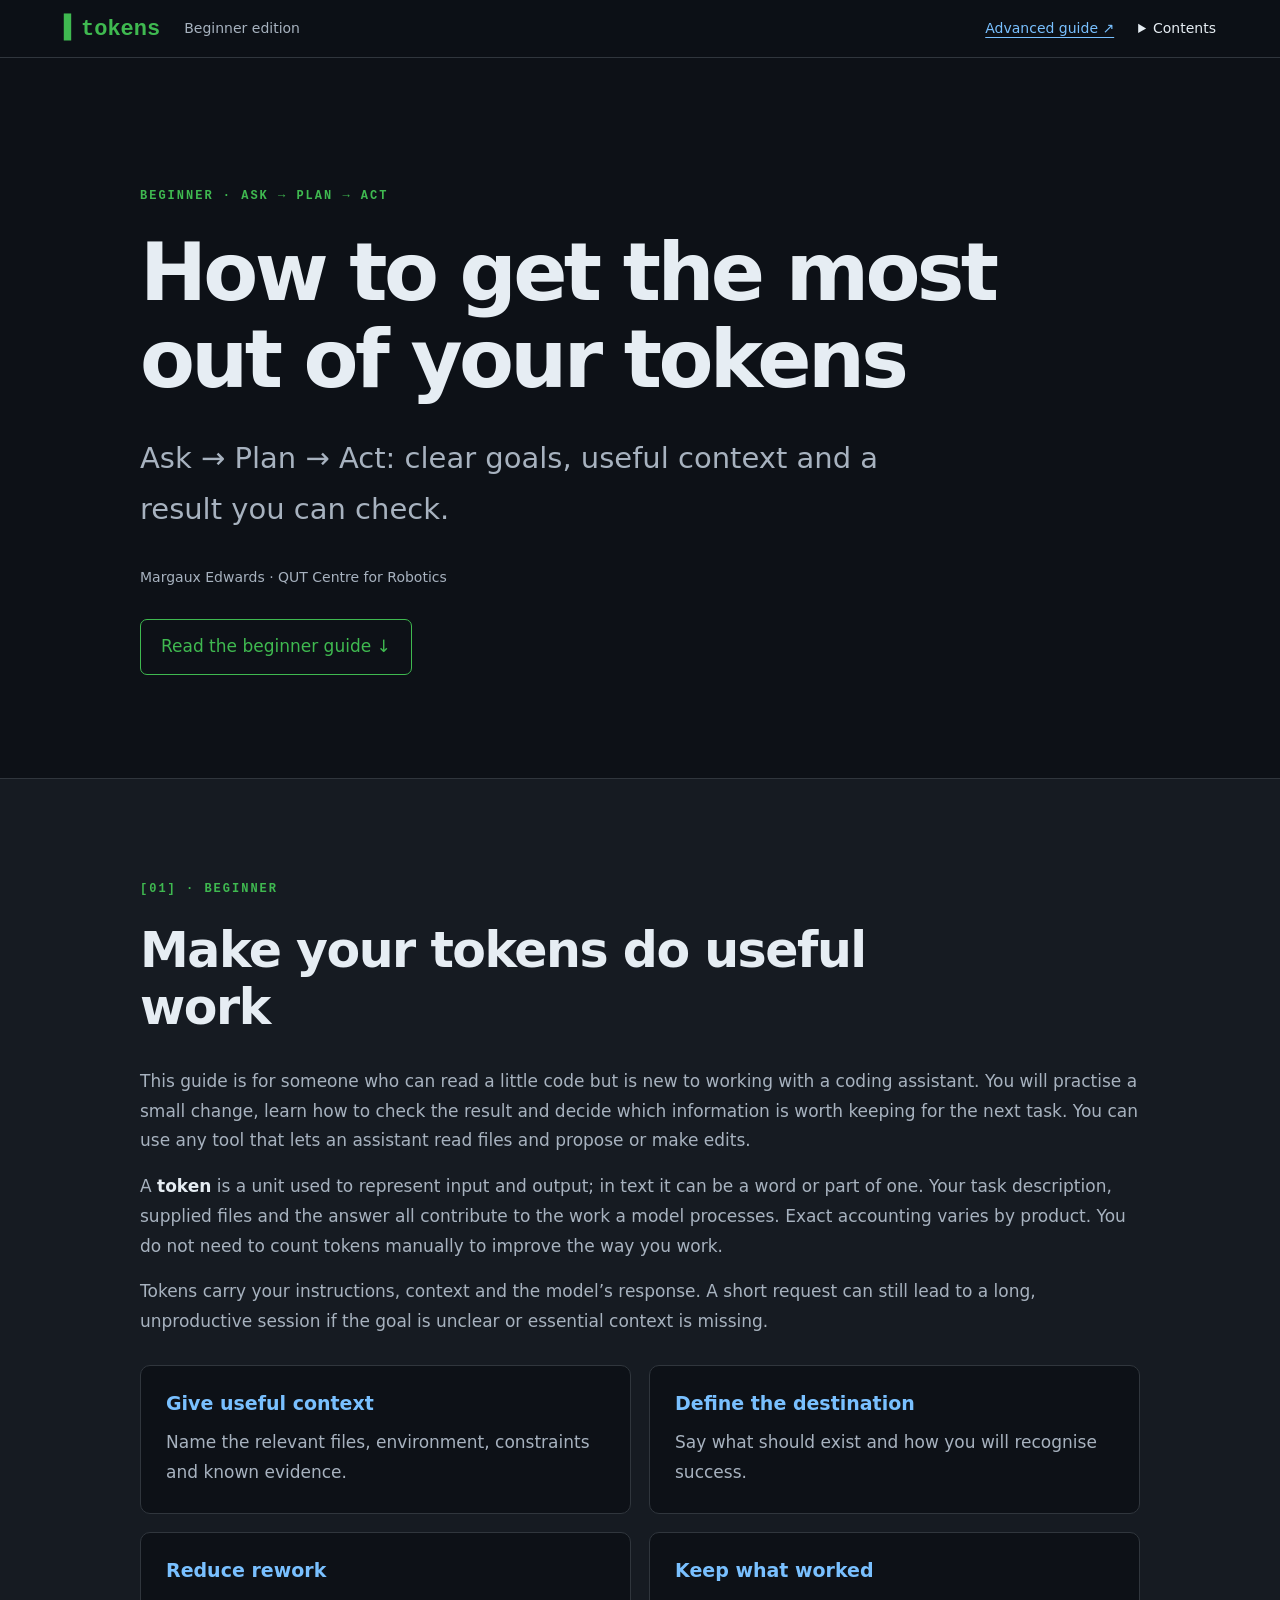
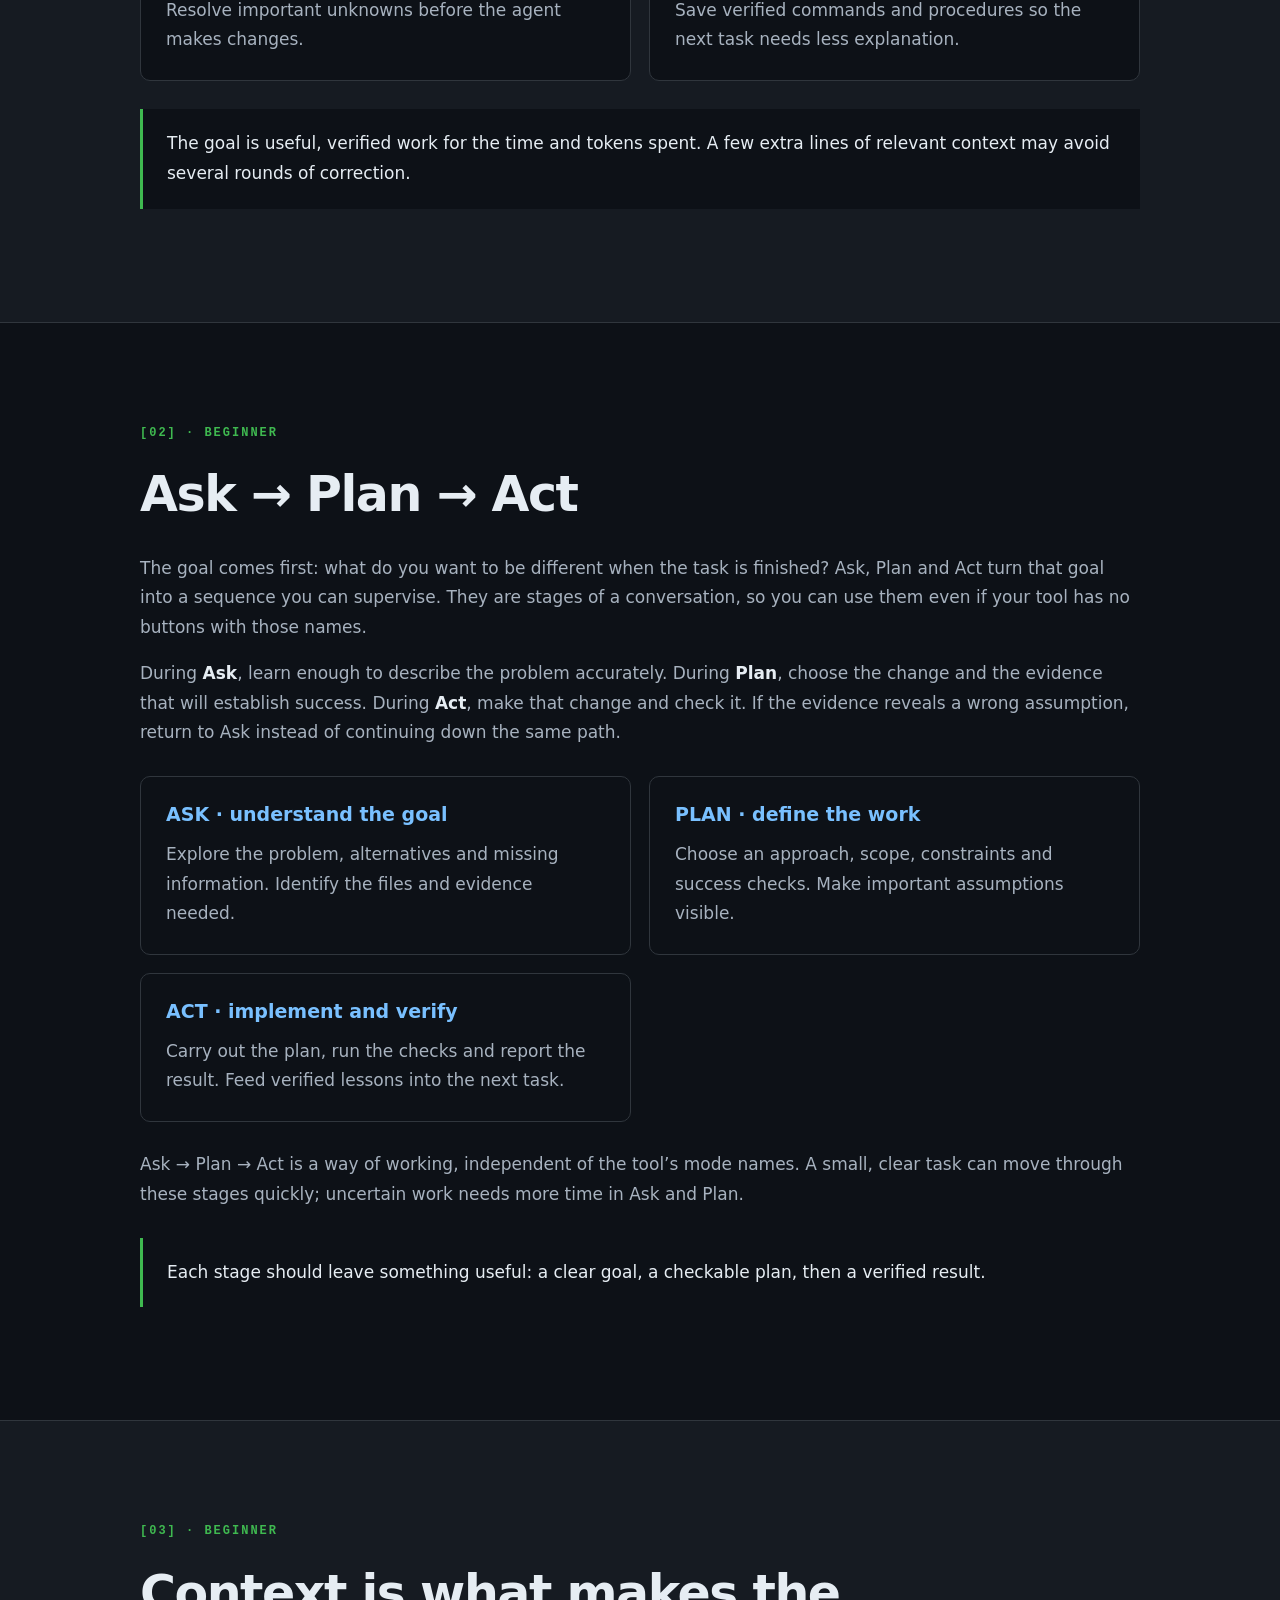
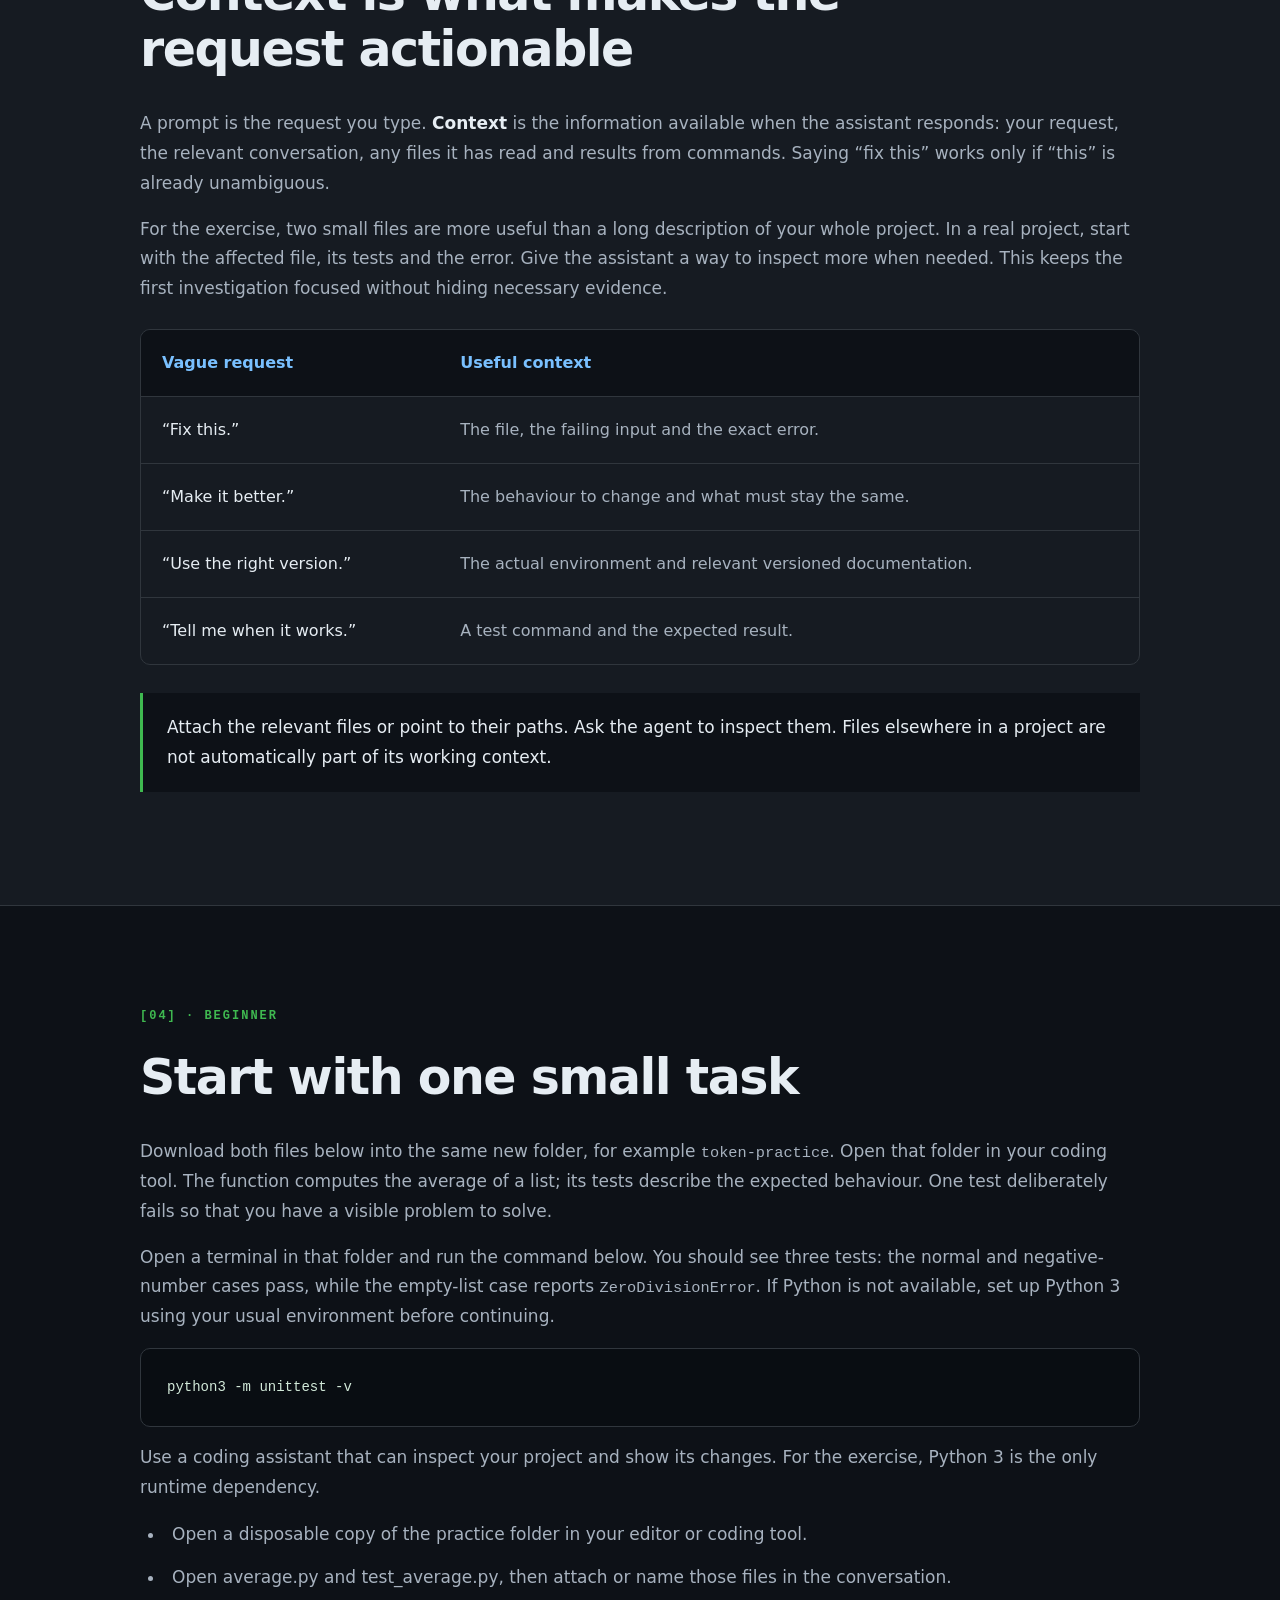
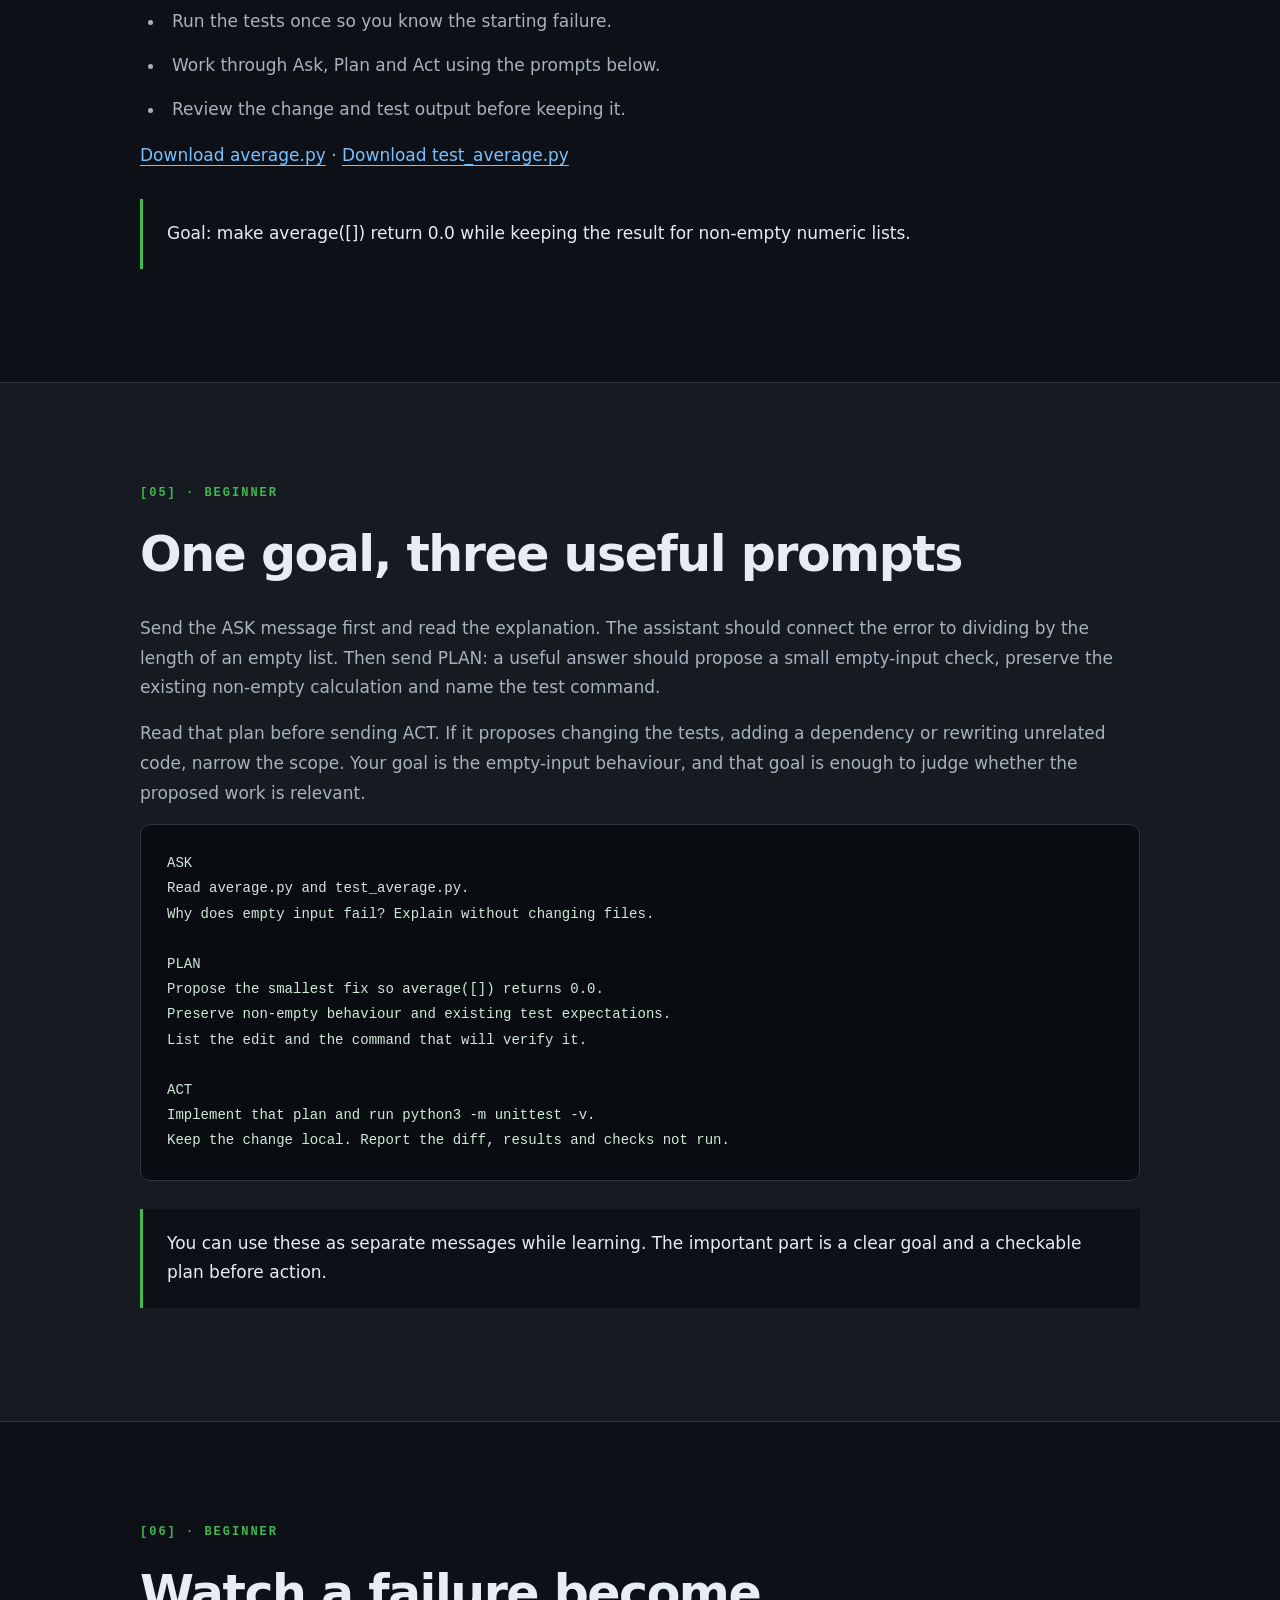
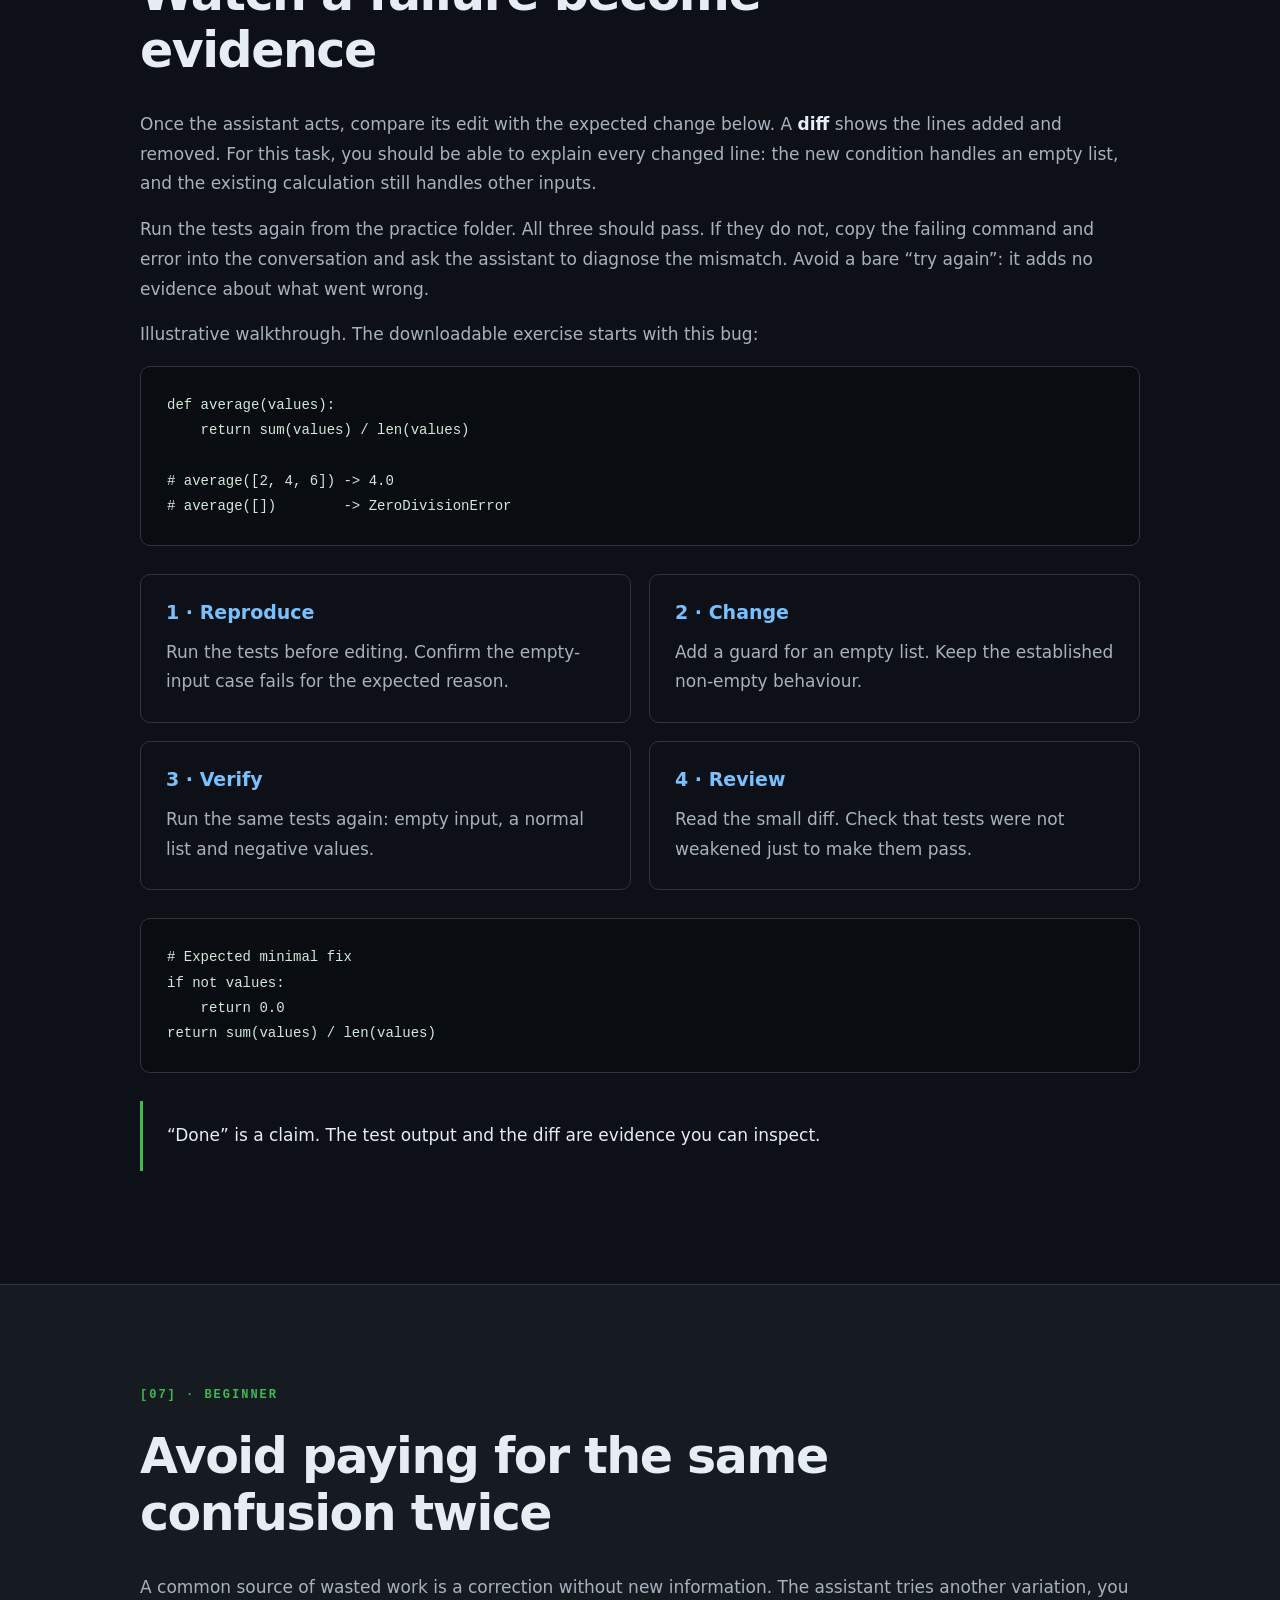
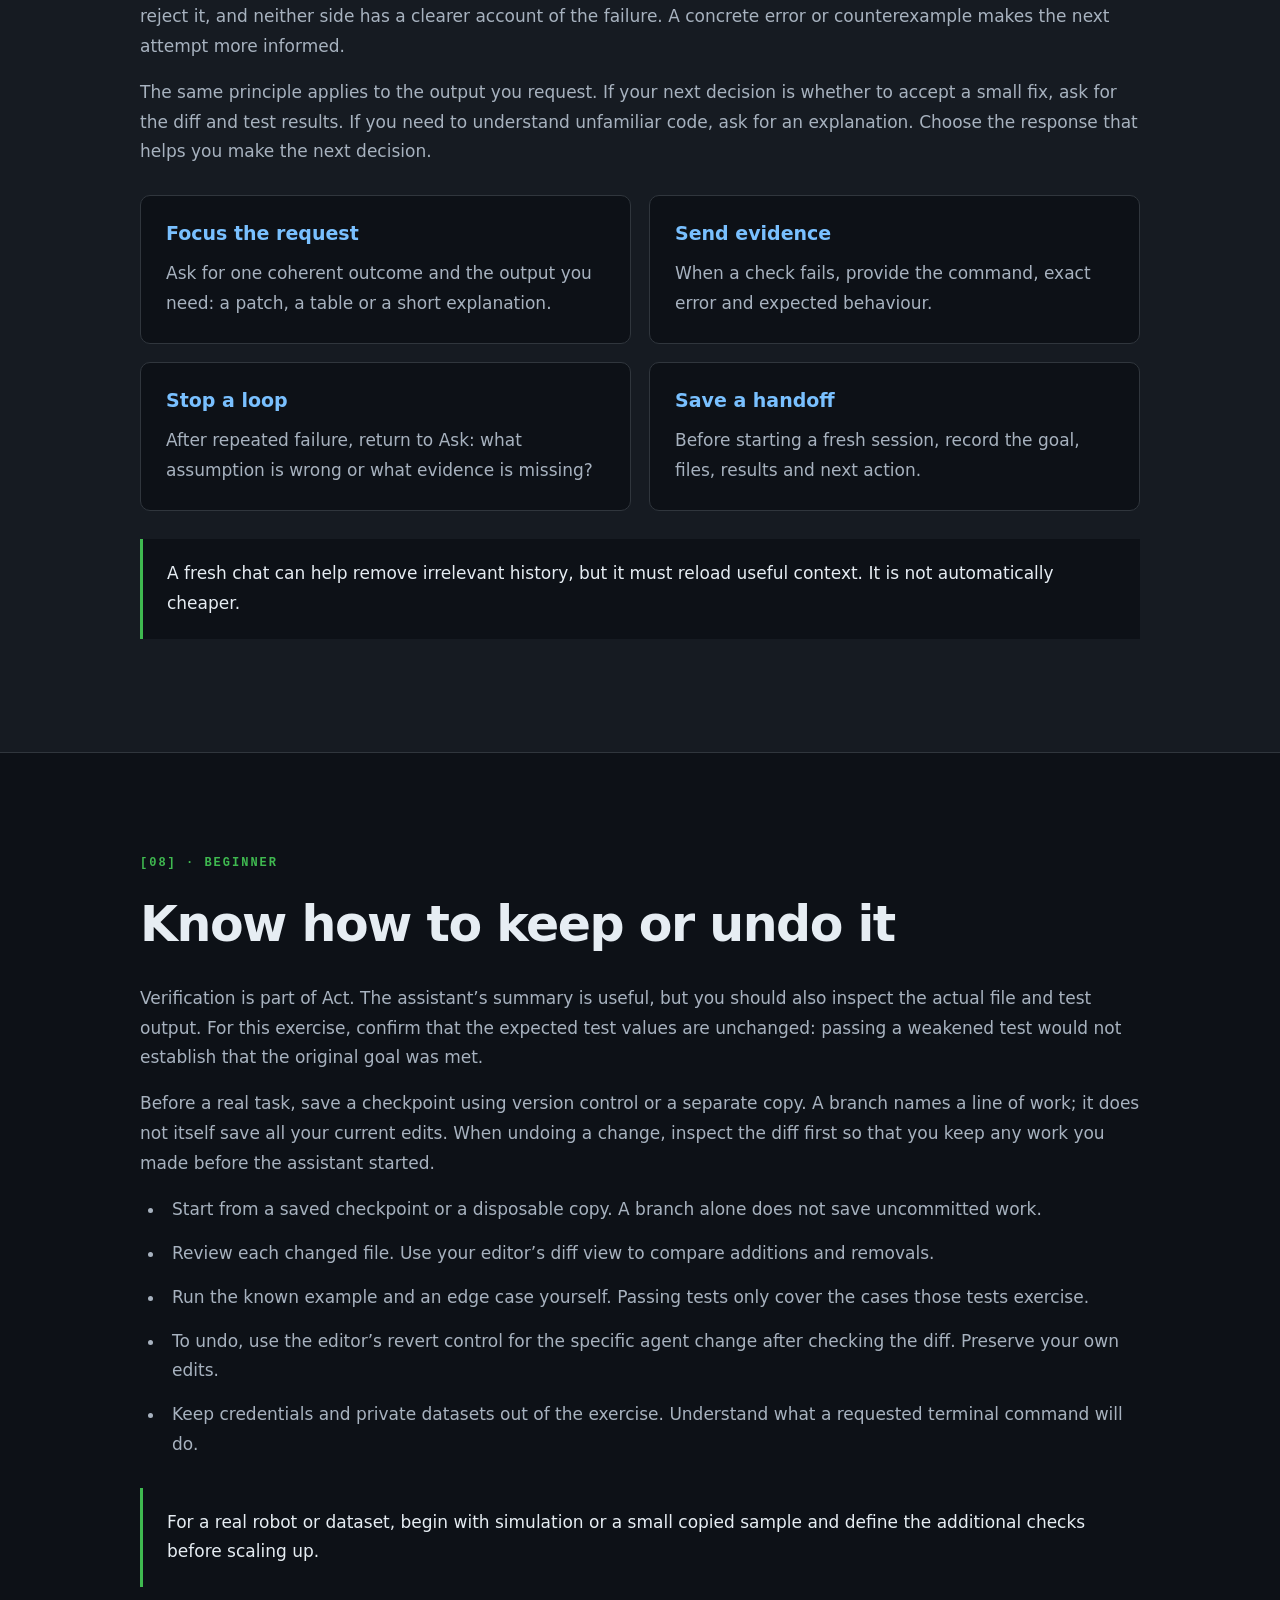
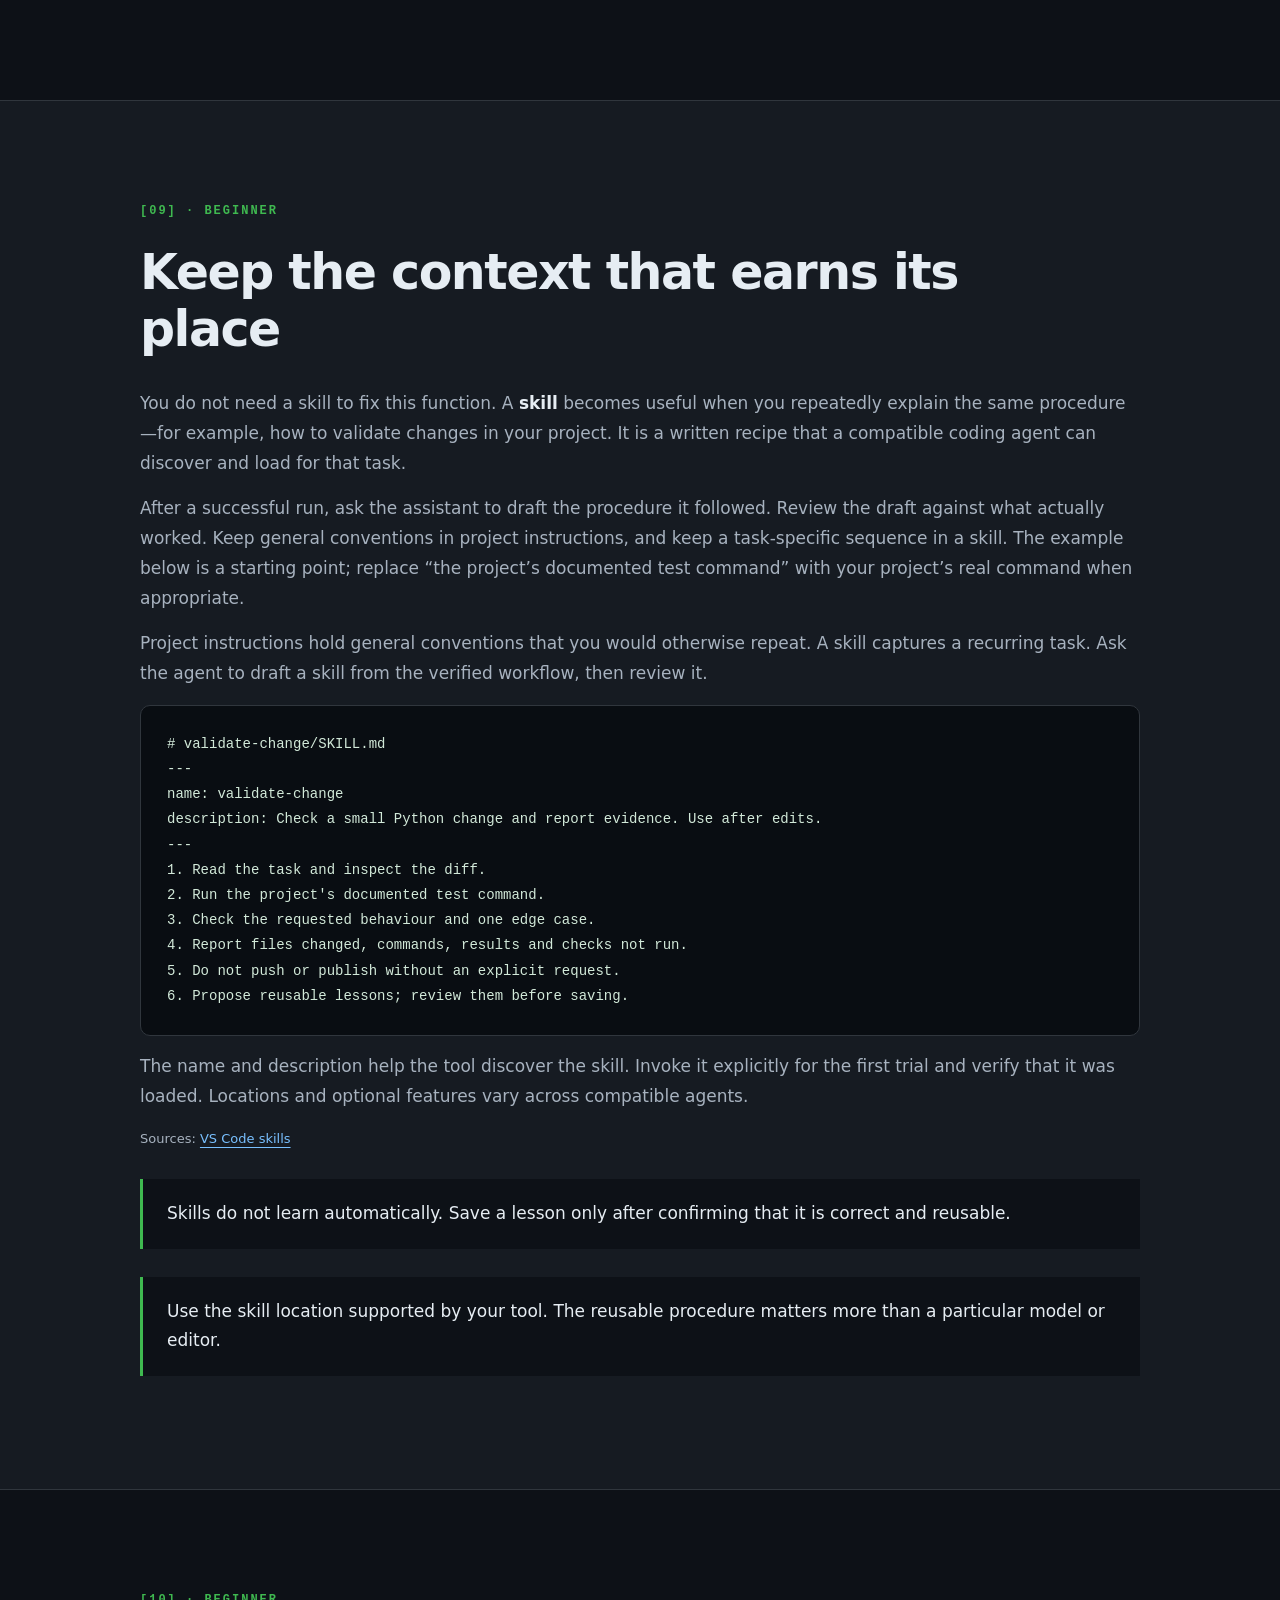
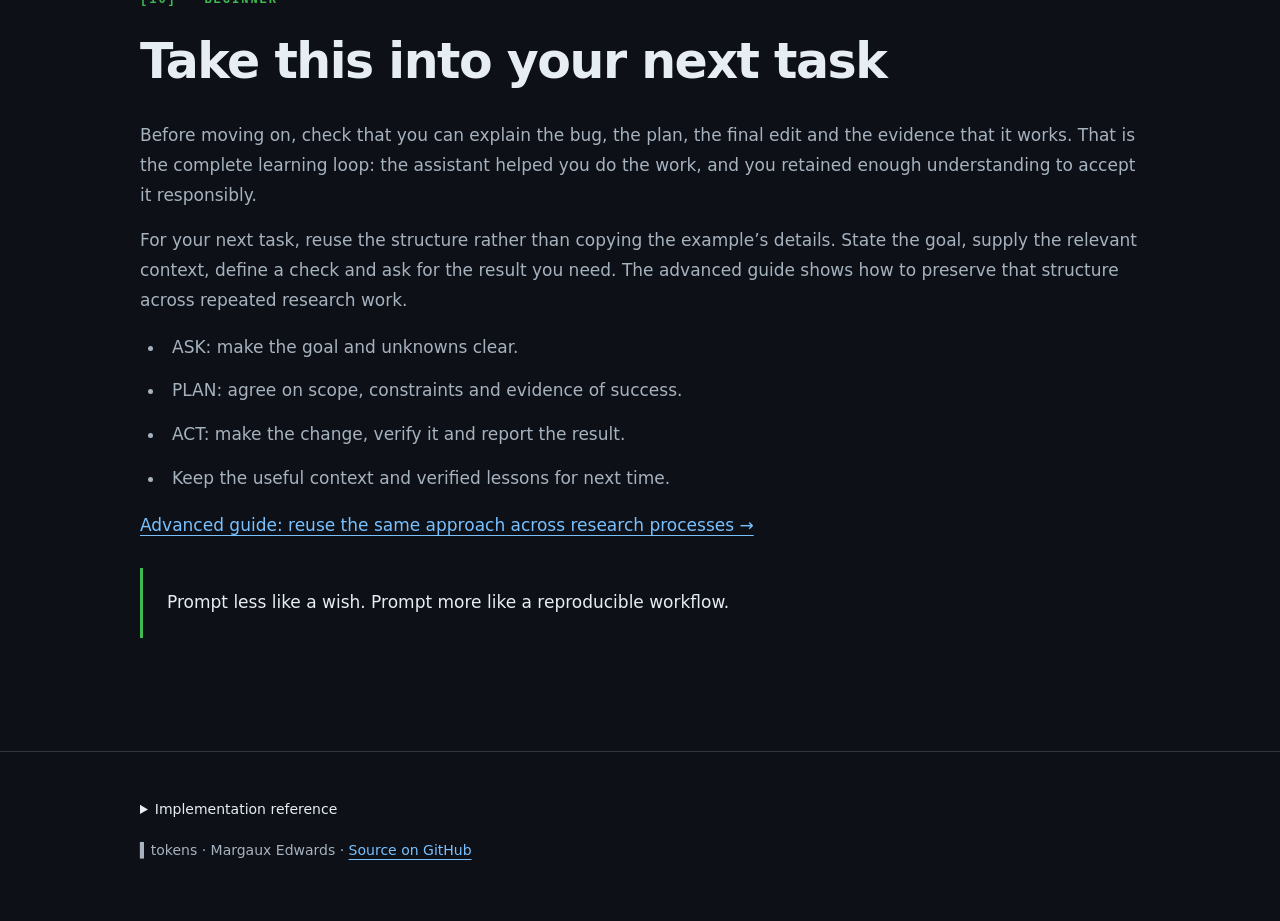
<file: presentation/index.html>
<!doctype html>
<html lang="en"><head><meta charset="utf-8"><meta name="viewport" content="width=device-width, initial-scale=1">
<title>How to get the most out of your tokens · Beginner</title><meta name="description" content="Ask → Plan → Act: clear goals, useful context and a result you can check."><link rel="stylesheet" href="../assets/presentation.css"></head>
<body><a class="skip" href="#main">Skip to content</a><header><a class="brand" href="#top">▍tokens</a><span>Beginner edition</span><a href="../">Advanced guide ↗</a><details class="contents"><summary>Contents</summary><nav aria-label="Sections"><a href="#tokens">01 Make your tokens do useful work</a><a href="#workflow">02 Ask → Plan → Act</a><a href="#context">03 Context is what makes the request actionable</a><a href="#start">04 Start with one small task</a><a href="#brief">05 One goal, three useful prompts</a><a href="#demo">06 Watch a failure become evidence</a><a href="#cost">07 Avoid paying for the same confusion twice</a><a href="#review">08 Know how to keep or undo it</a><a href="#skills">09 Keep the context that earns its place</a><a href="#next">10 Take this into your next task</a></nav></details></header>
<main id="main"><div class="hero" id="top"><div class="inner"><p class="eyebrow">BEGINNER · ASK → PLAN → ACT</p><h1>How to get the most out of your tokens</h1><p class="lead">Ask → Plan → Act: clear goals, useful context and a result you can check.</p><p class="byline">Margaux Edwards · QUT Centre for Robotics</p><a class="button" href="#tokens">Read the beginner guide ↓</a></div></div><section id="tokens" aria-labelledby="heading-tokens"><div class="inner"><p class="eyebrow">[01] · BEGINNER</p><h2 id="heading-tokens">Make your tokens do useful work</h2><p>This guide is for someone who can read a little code but is new to working with a coding assistant. You will practise a small change, learn how to check the result and decide which information is worth keeping for the next task. You can use any tool that lets an assistant read files and propose or make edits.</p><p>A <strong>token</strong> is a unit used to represent input and output; in text it can be a word or part of one. Your task description, supplied files and the answer all contribute to the work a model processes. Exact accounting varies by product. You do not need to count tokens manually to improve the way you work.</p><p>Tokens carry your instructions, context and the model’s response. A short request can still lead to a long, unproductive session if the goal is unclear or essential context is missing.</p><div class="cards"><article><h3>Give useful context</h3><p>Name the relevant files, environment, constraints and known evidence.</p></article><article><h3>Define the destination</h3><p>Say what should exist and how you will recognise success.</p></article><article><h3>Reduce rework</h3><p>Resolve important unknowns before the agent makes changes.</p></article><article><h3>Keep what worked</h3><p>Save verified commands and procedures so the next task needs less explanation.</p></article></div><aside>The goal is useful, verified work for the time and tokens spent. A few extra lines of relevant context may avoid several rounds of correction.</aside></div></section>
<section id="workflow" aria-labelledby="heading-workflow"><div class="inner"><p class="eyebrow">[02] · BEGINNER</p><h2 id="heading-workflow">Ask → Plan → Act</h2><p>The goal comes first: what do you want to be different when the task is finished? Ask, Plan and Act turn that goal into a sequence you can supervise. They are stages of a conversation, so you can use them even if your tool has no buttons with those names.</p><p>During <strong>Ask</strong>, learn enough to describe the problem accurately. During <strong>Plan</strong>, choose the change and the evidence that will establish success. During <strong>Act</strong>, make that change and check it. If the evidence reveals a wrong assumption, return to Ask instead of continuing down the same path.</p><div class="cards"><article><h3>ASK · understand the goal</h3><p>Explore the problem, alternatives and missing information. Identify the files and evidence needed.</p></article><article><h3>PLAN · define the work</h3><p>Choose an approach, scope, constraints and success checks. Make important assumptions visible.</p></article><article><h3>ACT · implement and verify</h3><p>Carry out the plan, run the checks and report the result. Feed verified lessons into the next task.</p></article></div><p>Ask → Plan → Act is a way of working, independent of the tool’s mode names. A small, clear task can move through these stages quickly; uncertain work needs more time in Ask and Plan.</p><aside>Each stage should leave something useful: a clear goal, a checkable plan, then a verified result.</aside></div></section>
<section id="context" aria-labelledby="heading-context"><div class="inner"><p class="eyebrow">[03] · BEGINNER</p><h2 id="heading-context">Context is what makes the request actionable</h2><p>A prompt is the request you type. <strong>Context</strong> is the information available when the assistant responds: your request, the relevant conversation, any files it has read and results from commands. Saying “fix this” works only if “this” is already unambiguous.</p><p>For the exercise, two small files are more useful than a long description of your whole project. In a real project, start with the affected file, its tests and the error. Give the assistant a way to inspect more when needed. This keeps the first investigation focused without hiding necessary evidence.</p><div class="table-wrap" tabindex="0" role="region" aria-label="Comparison table"><table><thead><tr><th scope="col">Vague request</th><th scope="col">Useful context</th></tr></thead><tbody><tr><td>“Fix this.”</td><td>The file, the failing input and the exact error.</td></tr><tr><td>“Make it better.”</td><td>The behaviour to change and what must stay the same.</td></tr><tr><td>“Use the right version.”</td><td>The actual environment and relevant versioned documentation.</td></tr><tr><td>“Tell me when it works.”</td><td>A test command and the expected result.</td></tr></tbody></table></div><aside>Attach the relevant files or point to their paths. Ask the agent to inspect them. Files elsewhere in a project are not automatically part of its working context.</aside></div></section>
<section id="start" aria-labelledby="heading-start"><div class="inner"><p class="eyebrow">[04] · BEGINNER</p><h2 id="heading-start">Start with one small task</h2><p>Download both files below into the same new folder, for example <code>token-practice</code>. Open that folder in your coding tool. The function computes the average of a list; its tests describe the expected behaviour. One test deliberately fails so that you have a visible problem to solve.</p><p>Open a terminal in that folder and run the command below. You should see three tests: the normal and negative-number cases pass, while the empty-list case reports <code>ZeroDivisionError</code>. If Python is not available, set up Python 3 using your usual environment before continuing.</p><pre><code>python3 -m unittest -v</code></pre><p>Use a coding assistant that can inspect your project and show its changes. For the exercise, Python 3 is the only runtime dependency.</p><ul><li>Open a disposable copy of the practice folder in your editor or coding tool.</li><li>Open average.py and test_average.py, then attach or name those files in the conversation.</li><li>Run the tests once so you know the starting failure.</li><li>Work through Ask, Plan and Act using the prompts below.</li><li>Review the change and test output before keeping it.</li></ul><p><a href="../examples/first-task/average.py">Download average.py</a> · <a href="../examples/first-task/test_average.py">Download test_average.py</a></p><aside>Goal: make average([]) return 0.0 while keeping the result for non-empty numeric lists.</aside></div></section>
<section id="brief" aria-labelledby="heading-brief"><div class="inner"><p class="eyebrow">[05] · BEGINNER</p><h2 id="heading-brief">One goal, three useful prompts</h2><p>Send the ASK message first and read the explanation. The assistant should connect the error to dividing by the length of an empty list. Then send PLAN: a useful answer should propose a small empty-input check, preserve the existing non-empty calculation and name the test command.</p><p>Read that plan before sending ACT. If it proposes changing the tests, adding a dependency or rewriting unrelated code, narrow the scope. Your goal is the empty-input behaviour, and that goal is enough to judge whether the proposed work is relevant.</p><pre><code>ASK
Read average.py and test_average.py.
Why does empty input fail? Explain without changing files.

PLAN
Propose the smallest fix so average([]) returns 0.0.
Preserve non-empty behaviour and existing test expectations.
List the edit and the command that will verify it.

ACT
Implement that plan and run python3 -m unittest -v.
Keep the change local. Report the diff, results and checks not run.</code></pre><aside>You can use these as separate messages while learning. The important part is a clear goal and a checkable plan before action.</aside></div></section>
<section id="demo" aria-labelledby="heading-demo"><div class="inner"><p class="eyebrow">[06] · BEGINNER</p><h2 id="heading-demo">Watch a failure become evidence</h2><p>Once the assistant acts, compare its edit with the expected change below. A <strong>diff</strong> shows the lines added and removed. For this task, you should be able to explain every changed line: the new condition handles an empty list, and the existing calculation still handles other inputs.</p><p>Run the tests again from the practice folder. All three should pass. If they do not, copy the failing command and error into the conversation and ask the assistant to diagnose the mismatch. Avoid a bare “try again”: it adds no evidence about what went wrong.</p><p>Illustrative walkthrough. The downloadable exercise starts with this bug:</p><pre><code>def average(values):
    return sum(values) / len(values)

# average([2, 4, 6]) -&gt; 4.0
# average([])        -&gt; ZeroDivisionError</code></pre><div class="cards"><article><h3>1 · Reproduce</h3><p>Run the tests before editing. Confirm the empty-input case fails for the expected reason.</p></article><article><h3>2 · Change</h3><p>Add a guard for an empty list. Keep the established non-empty behaviour.</p></article><article><h3>3 · Verify</h3><p>Run the same tests again: empty input, a normal list and negative values.</p></article><article><h3>4 · Review</h3><p>Read the small diff. Check that tests were not weakened just to make them pass.</p></article></div><pre><code># Expected minimal fix
if not values:
    return 0.0
return sum(values) / len(values)</code></pre><aside>“Done” is a claim. The test output and the diff are evidence you can inspect.</aside></div></section>
<section id="cost" aria-labelledby="heading-cost"><div class="inner"><p class="eyebrow">[07] · BEGINNER</p><h2 id="heading-cost">Avoid paying for the same confusion twice</h2><p>A common source of wasted work is a correction without new information. The assistant tries another variation, you reject it, and neither side has a clearer account of the failure. A concrete error or counterexample makes the next attempt more informed.</p><p>The same principle applies to the output you request. If your next decision is whether to accept a small fix, ask for the diff and test results. If you need to understand unfamiliar code, ask for an explanation. Choose the response that helps you make the next decision.</p><div class="cards"><article><h3>Focus the request</h3><p>Ask for one coherent outcome and the output you need: a patch, a table or a short explanation.</p></article><article><h3>Send evidence</h3><p>When a check fails, provide the command, exact error and expected behaviour.</p></article><article><h3>Stop a loop</h3><p>After repeated failure, return to Ask: what assumption is wrong or what evidence is missing?</p></article><article><h3>Save a handoff</h3><p>Before starting a fresh session, record the goal, files, results and next action.</p></article></div><aside>A fresh chat can help remove irrelevant history, but it must reload useful context. It is not automatically cheaper.</aside></div></section>
<section id="review" aria-labelledby="heading-review"><div class="inner"><p class="eyebrow">[08] · BEGINNER</p><h2 id="heading-review">Know how to keep or undo it</h2><p>Verification is part of Act. The assistant’s summary is useful, but you should also inspect the actual file and test output. For this exercise, confirm that the expected test values are unchanged: passing a weakened test would not establish that the original goal was met.</p><p>Before a real task, save a checkpoint using version control or a separate copy. A branch names a line of work; it does not itself save all your current edits. When undoing a change, inspect the diff first so that you keep any work you made before the assistant started.</p><ul><li>Start from a saved checkpoint or a disposable copy. A branch alone does not save uncommitted work.</li><li>Review each changed file. Use your editor’s diff view to compare additions and removals.</li><li>Run the known example and an edge case yourself. Passing tests only cover the cases those tests exercise.</li><li>To undo, use the editor’s revert control for the specific agent change after checking the diff. Preserve your own edits.</li><li>Keep credentials and private datasets out of the exercise. Understand what a requested terminal command will do.</li></ul><aside>For a real robot or dataset, begin with simulation or a small copied sample and define the additional checks before scaling up.</aside></div></section>
<section id="skills" aria-labelledby="heading-skills"><div class="inner"><p class="eyebrow">[09] · BEGINNER</p><h2 id="heading-skills">Keep the context that earns its place</h2><p>You do not need a skill to fix this function. A <strong>skill</strong> becomes useful when you repeatedly explain the same procedure—for example, how to validate changes in your project. It is a written recipe that a compatible coding agent can discover and load for that task.</p><p>After a successful run, ask the assistant to draft the procedure it followed. Review the draft against what actually worked. Keep general conventions in project instructions, and keep a task-specific sequence in a skill. The example below is a starting point; replace “the project’s documented test command” with your project’s real command when appropriate.</p><p>Project instructions hold general conventions that you would otherwise repeat. A skill captures a recurring task. Ask the agent to draft a skill from the verified workflow, then review it.</p><pre><code># validate-change/SKILL.md
---
name: validate-change
description: Check a small Python change and report evidence. Use after edits.
---
1. Read the task and inspect the diff.
2. Run the project&#x27;s documented test command.
3. Check the requested behaviour and one edge case.
4. Report files changed, commands, results and checks not run.
5. Do not push or publish without an explicit request.
6. Propose reusable lessons; review them before saving.</code></pre><p>The name and description help the tool discover the skill. Invoke it explicitly for the first trial and verify that it was loaded. Locations and optional features vary across compatible agents.</p><p class="sources">Sources: <a href="https://code.visualstudio.com/docs/agent-customization/agent-skills">VS Code skills</a></p><aside>Skills do not learn automatically. Save a lesson only after confirming that it is correct and reusable.</aside><aside>Use the skill location supported by your tool. The reusable procedure matters more than a particular model or editor.</aside></div></section>
<section id="next" aria-labelledby="heading-next"><div class="inner"><p class="eyebrow">[10] · BEGINNER</p><h2 id="heading-next">Take this into your next task</h2><p>Before moving on, check that you can explain the bug, the plan, the final edit and the evidence that it works. That is the complete learning loop: the assistant helped you do the work, and you retained enough understanding to accept it responsibly.</p><p>For your next task, reuse the structure rather than copying the example’s details. State the goal, supply the relevant context, define a check and ask for the result you need. The advanced guide shows how to preserve that structure across repeated research work.</p><ul><li>ASK: make the goal and unknowns clear.</li><li>PLAN: agree on scope, constraints and evidence of success.</li><li>ACT: make the change, verify it and report the result.</li><li>Keep the useful context and verified lessons for next time.</li></ul><p><a href="../">Advanced guide: reuse the same approach across research processes →</a></p><aside>Prompt less like a wish. Prompt more like a reproducible workflow.</aside></div></section></main>
<footer><div class="inner"><details><summary>Implementation reference</summary><p>The workflow is independent of any particular model. Skill formats and loading rules depend on the tool you use. The examples use SKILL.md with a name and description; choose a supported location.</p><p><a href="https://code.visualstudio.com/docs/agent-customization/agent-skills">One implementation example: skills in VS Code</a></p></details><p>▍tokens · Margaux Edwards · <a href="https://github.com/margauxmedwards/ai4coding">Source on GitHub</a></p></div></footer>
<script>document.querySelectorAll('nav a').forEach(a=>a.addEventListener('click',()=>document.querySelector('.contents').removeAttribute('open')));</script></body></html>
</file>
<file: assets/presentation.css>
:root{color-scheme:dark;--bg:#0d1117;--panel:#161b22;--line:#30363d;--text:#e6edf3;--muted:#a7b2bf;--green:#3fb950;--blue:#79c0ff}*{box-sizing:border-box}html{scroll-behavior:smooth;scroll-padding-top:90px}body{margin:0;background:var(--bg);color:var(--text);font:17px/1.75 system-ui,-apple-system,BlinkMacSystemFont,"Segoe UI",sans-serif}a{color:var(--blue);text-underline-offset:4px}a:hover{color:#fff}a:focus-visible,summary:focus-visible,[tabindex]:focus-visible{outline:3px solid var(--green);outline-offset:5px}.skip{position:absolute;left:16px;top:-80px;z-index:20;background:var(--bg);padding:12px}.skip:focus{top:12px}header{position:sticky;top:0;z-index:10;display:flex;gap:24px;align-items:center;padding:15px 5%;border-bottom:1px solid var(--line);background:#0d1117f5;font-size:14px}.brand{font:700 22px ui-monospace,monospace;color:var(--green);text-decoration:none}header>span{color:var(--muted);margin-right:auto}.contents summary{cursor:pointer}.contents nav{position:absolute;right:4%;top:65px;background:var(--panel);border:1px solid var(--line);border-radius:10px;padding:16px;max-height:70vh;overflow:auto;max-width:min(460px,92vw)}nav a{display:block;padding:7px 10px}.inner{width:min(100% - 64px,1000px);margin:auto}.hero{padding:110px 0 100px;min-height:80vh;display:flex;align-items:center}.eyebrow{font:600 12px/1.6 ui-monospace,monospace;color:var(--green);letter-spacing:2px;margin-bottom:24px}h1{font-size:clamp(40px,6.5vw,80px);letter-spacing:-.045em;line-height:1.08;max-width:900px;margin:20px 0 30px}h2{font-size:clamp(29px,4vw,49px);line-height:1.16;letter-spacing:-.03em;margin:0 0 30px;max-width:850px}h3{font-size:19px;color:var(--blue);line-height:1.35;margin:0 0 12px}p{margin:16px 0;color:var(--muted)}strong{color:var(--text)}.lead{font-size:clamp(21px,3vw,29px);max-width:760px}.byline{font-size:14px;margin:30px 0}.button{display:inline-block;border:1px solid var(--green);border-radius:7px;padding:12px 20px;color:var(--green);text-decoration:none}section{padding:85px 0;border-top:1px solid var(--line)}section:nth-child(even){background:var(--panel)}.cards{display:grid;grid-template-columns:repeat(2,minmax(0,1fr));gap:18px;margin:28px 0}.cards article{padding:25px;background:var(--bg);border:1px solid var(--line);border-radius:10px}.cards p{margin:0}aside{border-left:3px solid var(--green);background:var(--bg);padding:20px 24px;margin:28px 0;color:var(--text)}pre{background:#090d12;border:1px solid var(--line);border-radius:10px;padding:26px;overflow:auto;font:14px/1.8 ui-monospace,SFMono-Regular,Consolas,monospace;color:#d2e9d9}code{font-family:ui-monospace,SFMono-Regular,Consolas,monospace;font-size:.9em}pre code{font-size:inherit}ul{padding-left:25px;color:var(--muted)}li{padding-left:7px;margin:14px 0}.table-wrap{overflow-x:auto;margin:25px 0;border:1px solid var(--line);border-radius:10px}table{width:100%;border-collapse:collapse;text-align:left;font-size:16px}th{color:var(--blue);background:var(--bg);font-weight:600}th,td{padding:19px 21px;vertical-align:top;border-bottom:1px solid var(--line);min-width:150px}td{color:var(--muted)}td:first-child{color:var(--text)}tr:last-child td{border-bottom:0}.sources{font-size:13px;line-height:1.8}footer{padding:45px 0;border-top:1px solid var(--line);font-size:14px}summary{cursor:pointer;color:var(--text)}@media(max-width:600px){body{font-size:16px}header{gap:12px;padding:12px 16px;font-size:12px}.brand{font-size:19px}header>span{display:none}header>a:nth-of-type(2){margin-left:auto}.inner{width:calc(100% - 36px)}.hero{padding:65px 0;min-height:70vh}section{padding:55px 0}.cards{grid-template-columns:1fr}pre{padding:16px;font-size:12px}th,td{padding:14px;min-width:155px}}@media(prefers-reduced-motion:reduce){html{scroll-behavior:auto}}@media print{header,.button,.skip{display:none}body,section,section:nth-child(even),.cards article,aside,pre,th{background:white;color:#111}p,li,td,strong,summary{color:#222}a{color:#135}section{break-before:page;padding:30px 0}.hero{min-height:0;padding:50px 0}.inner{width:100%}pre{white-space:pre-wrap}details> *{display:block}h2,h3{break-after:avoid}.cards article,aside{break-inside:avoid}}
</file>
